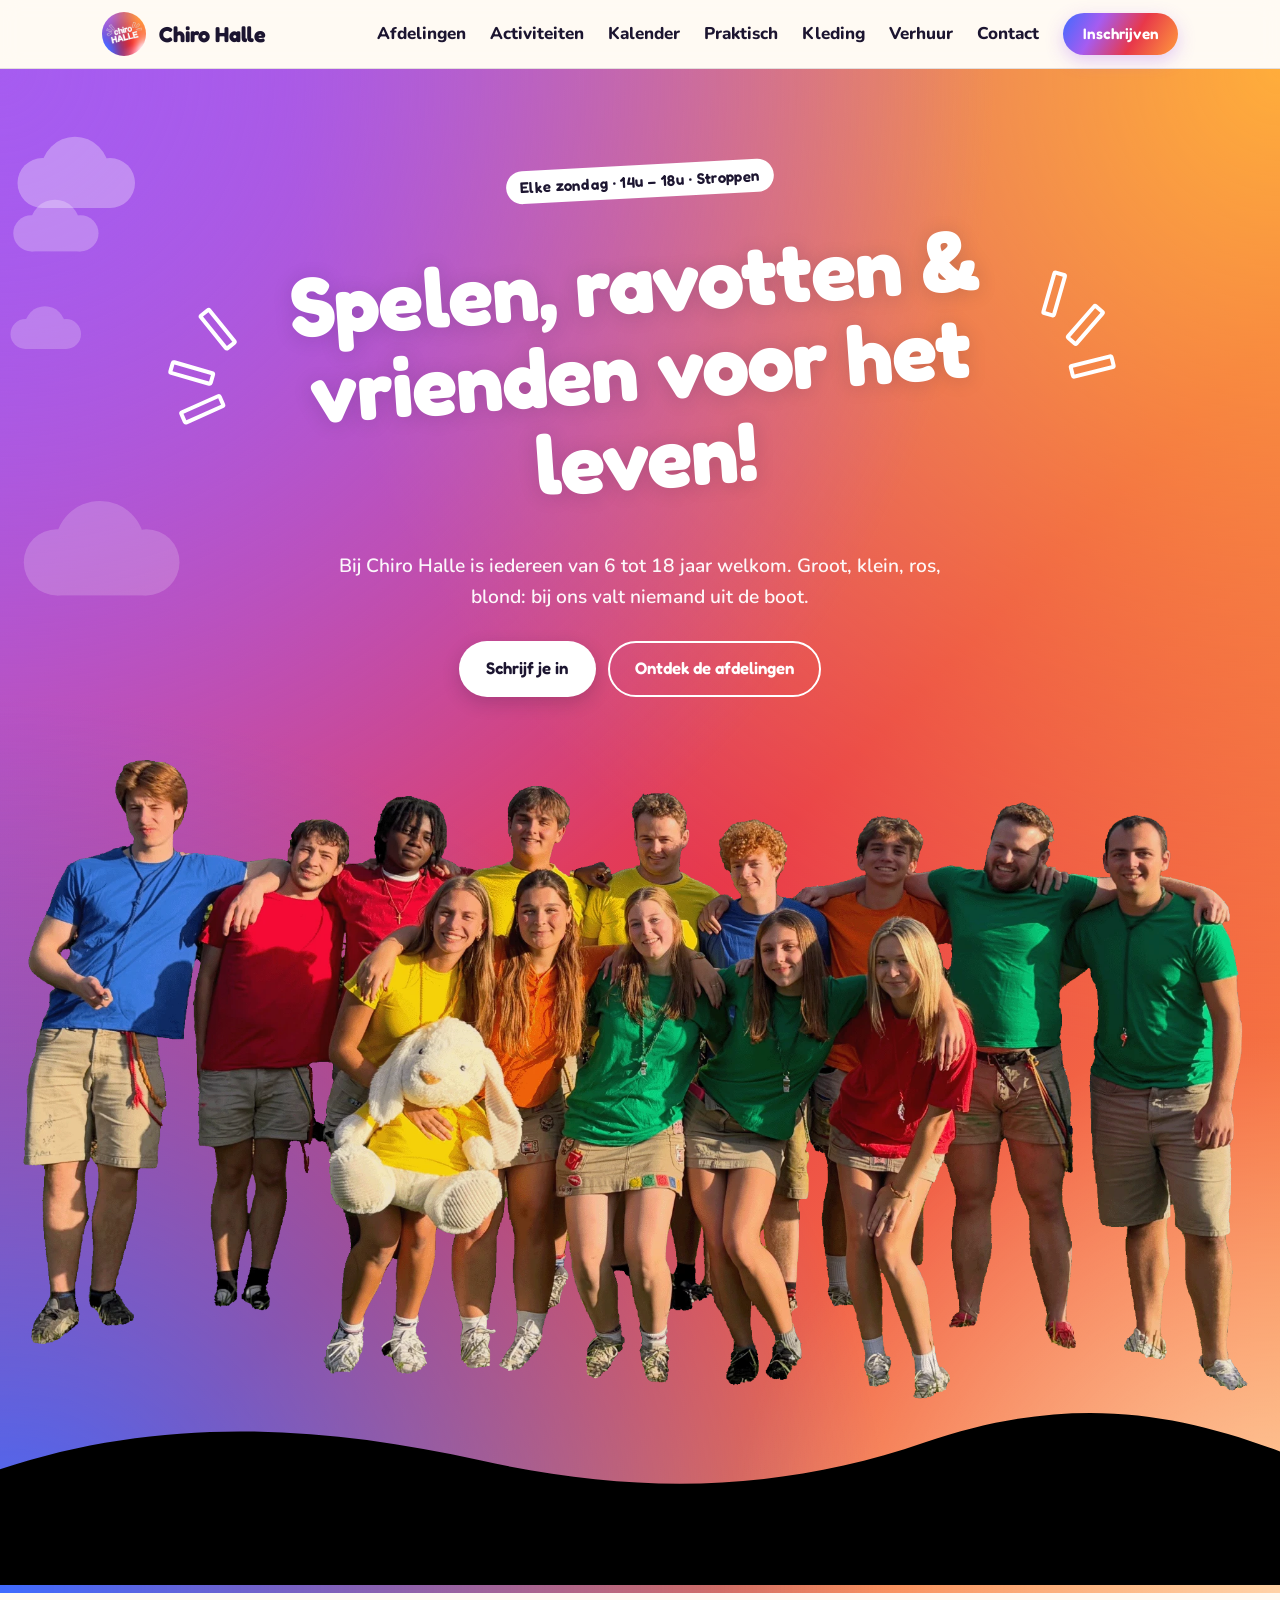
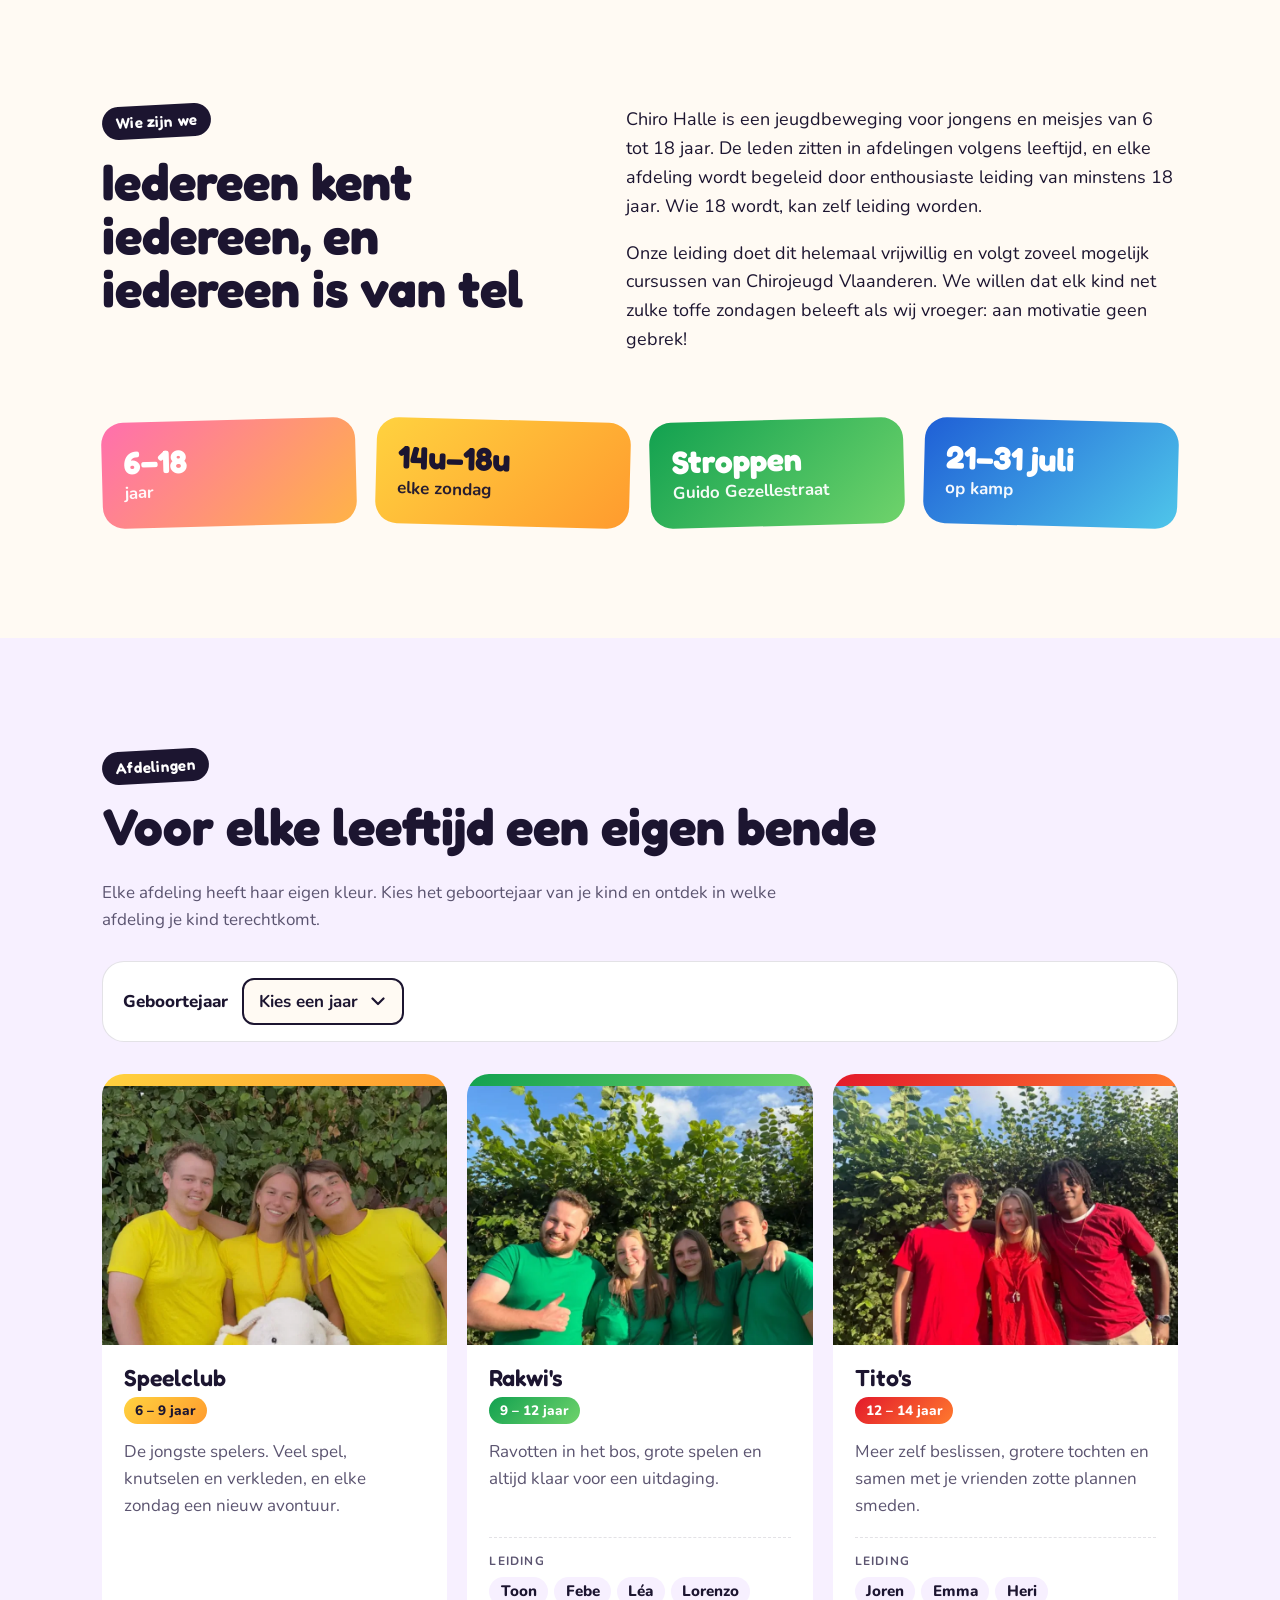
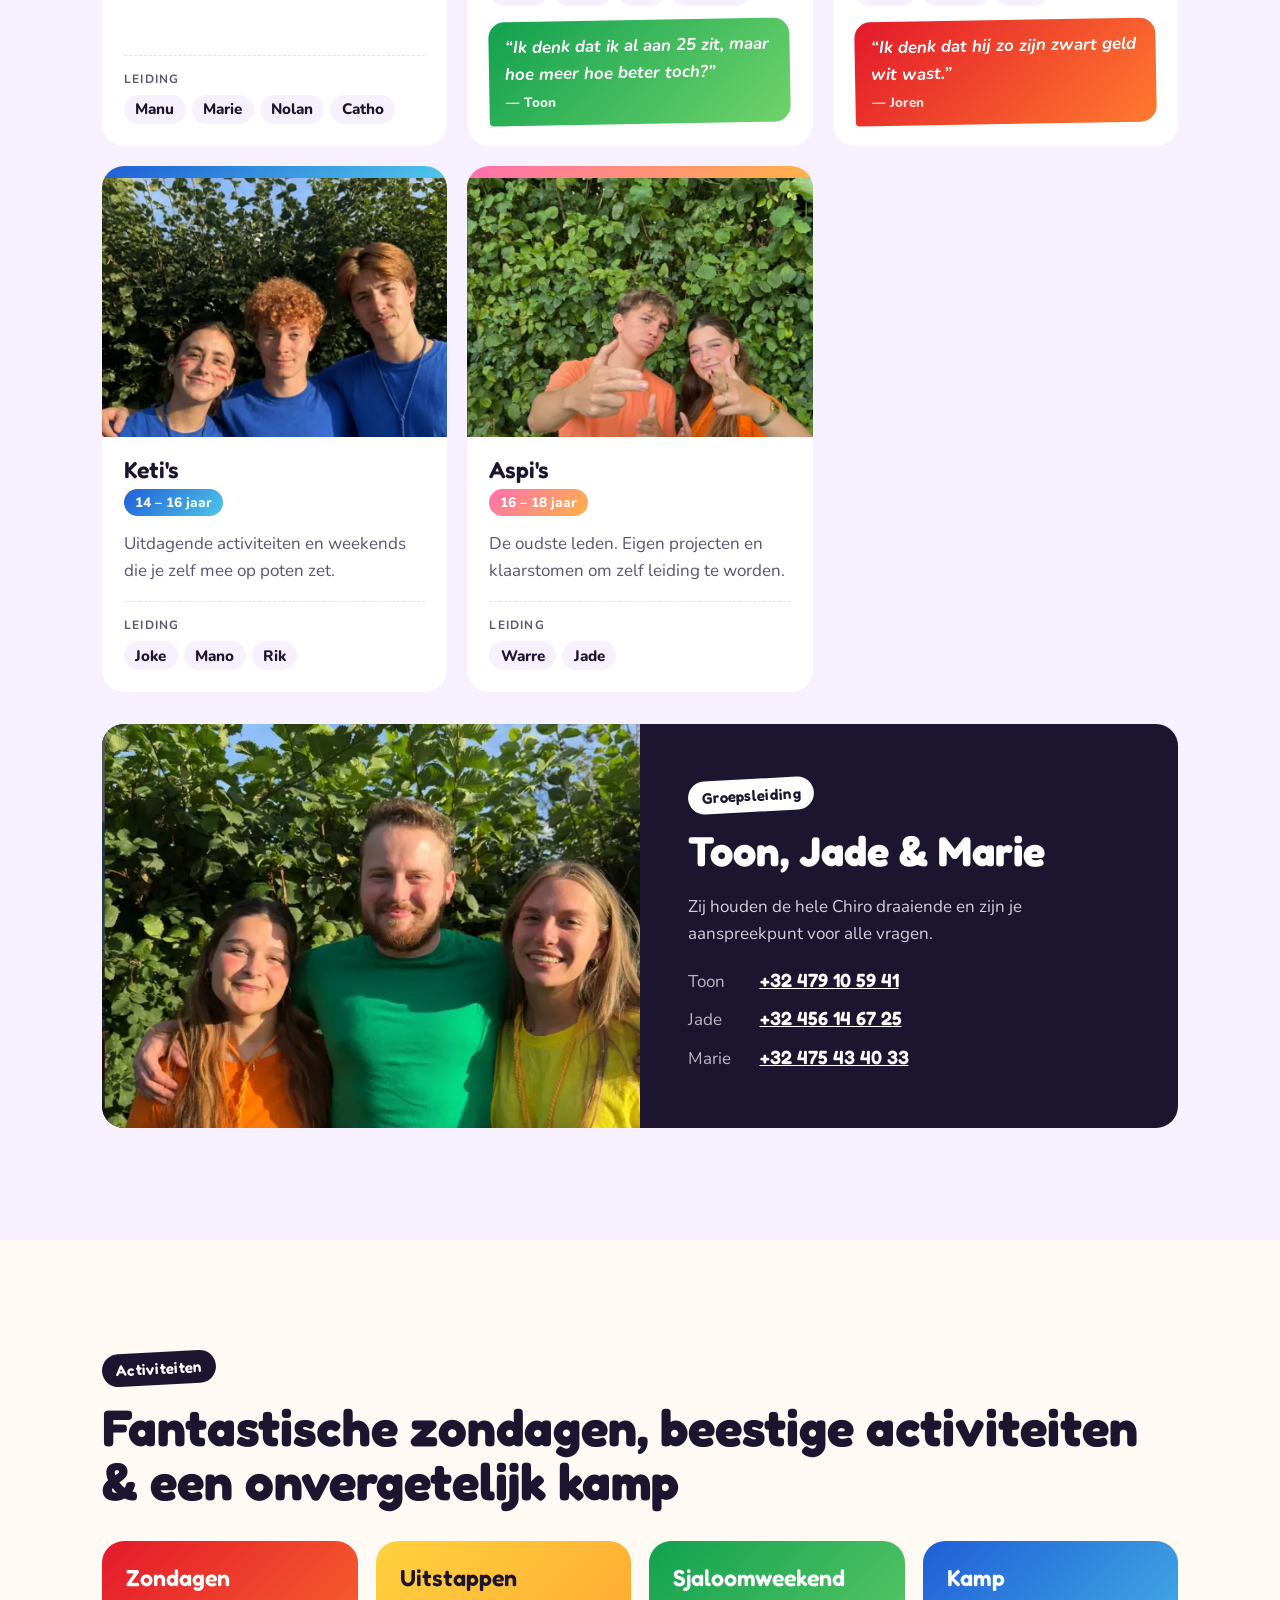
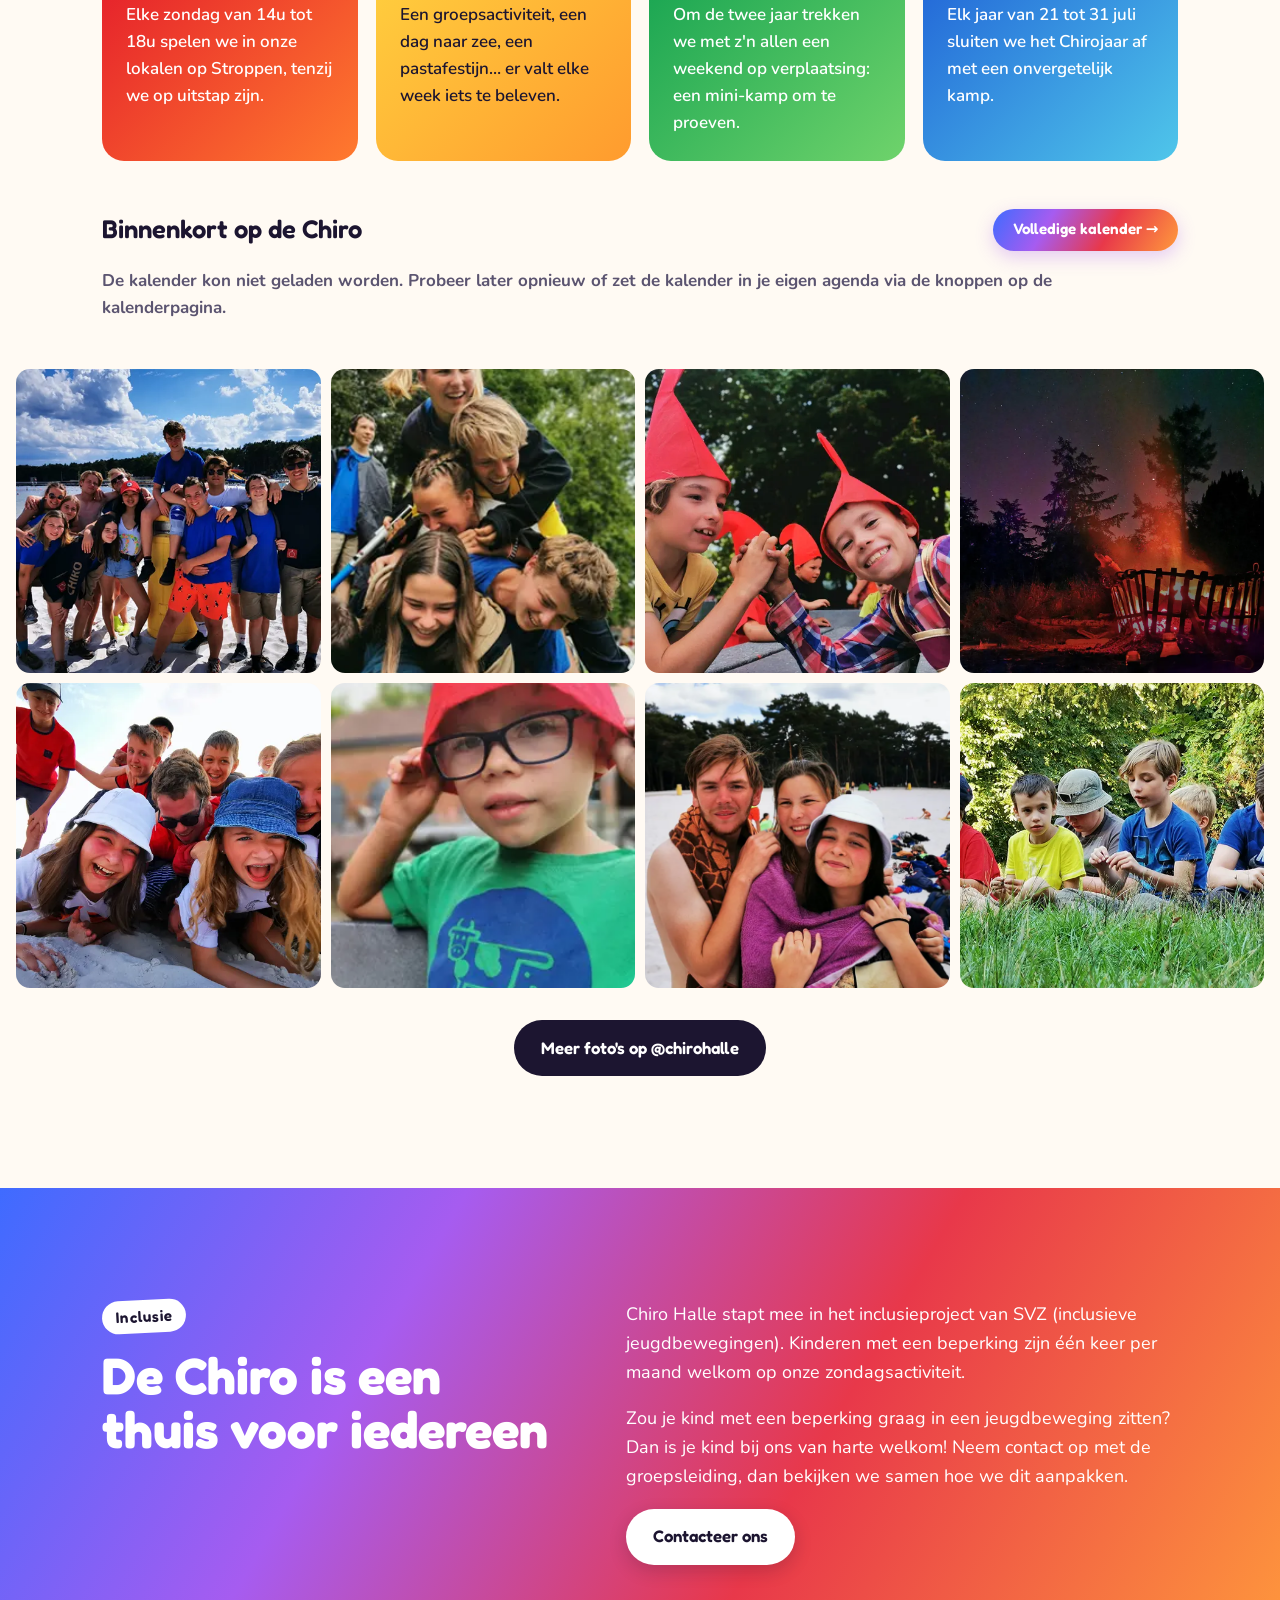
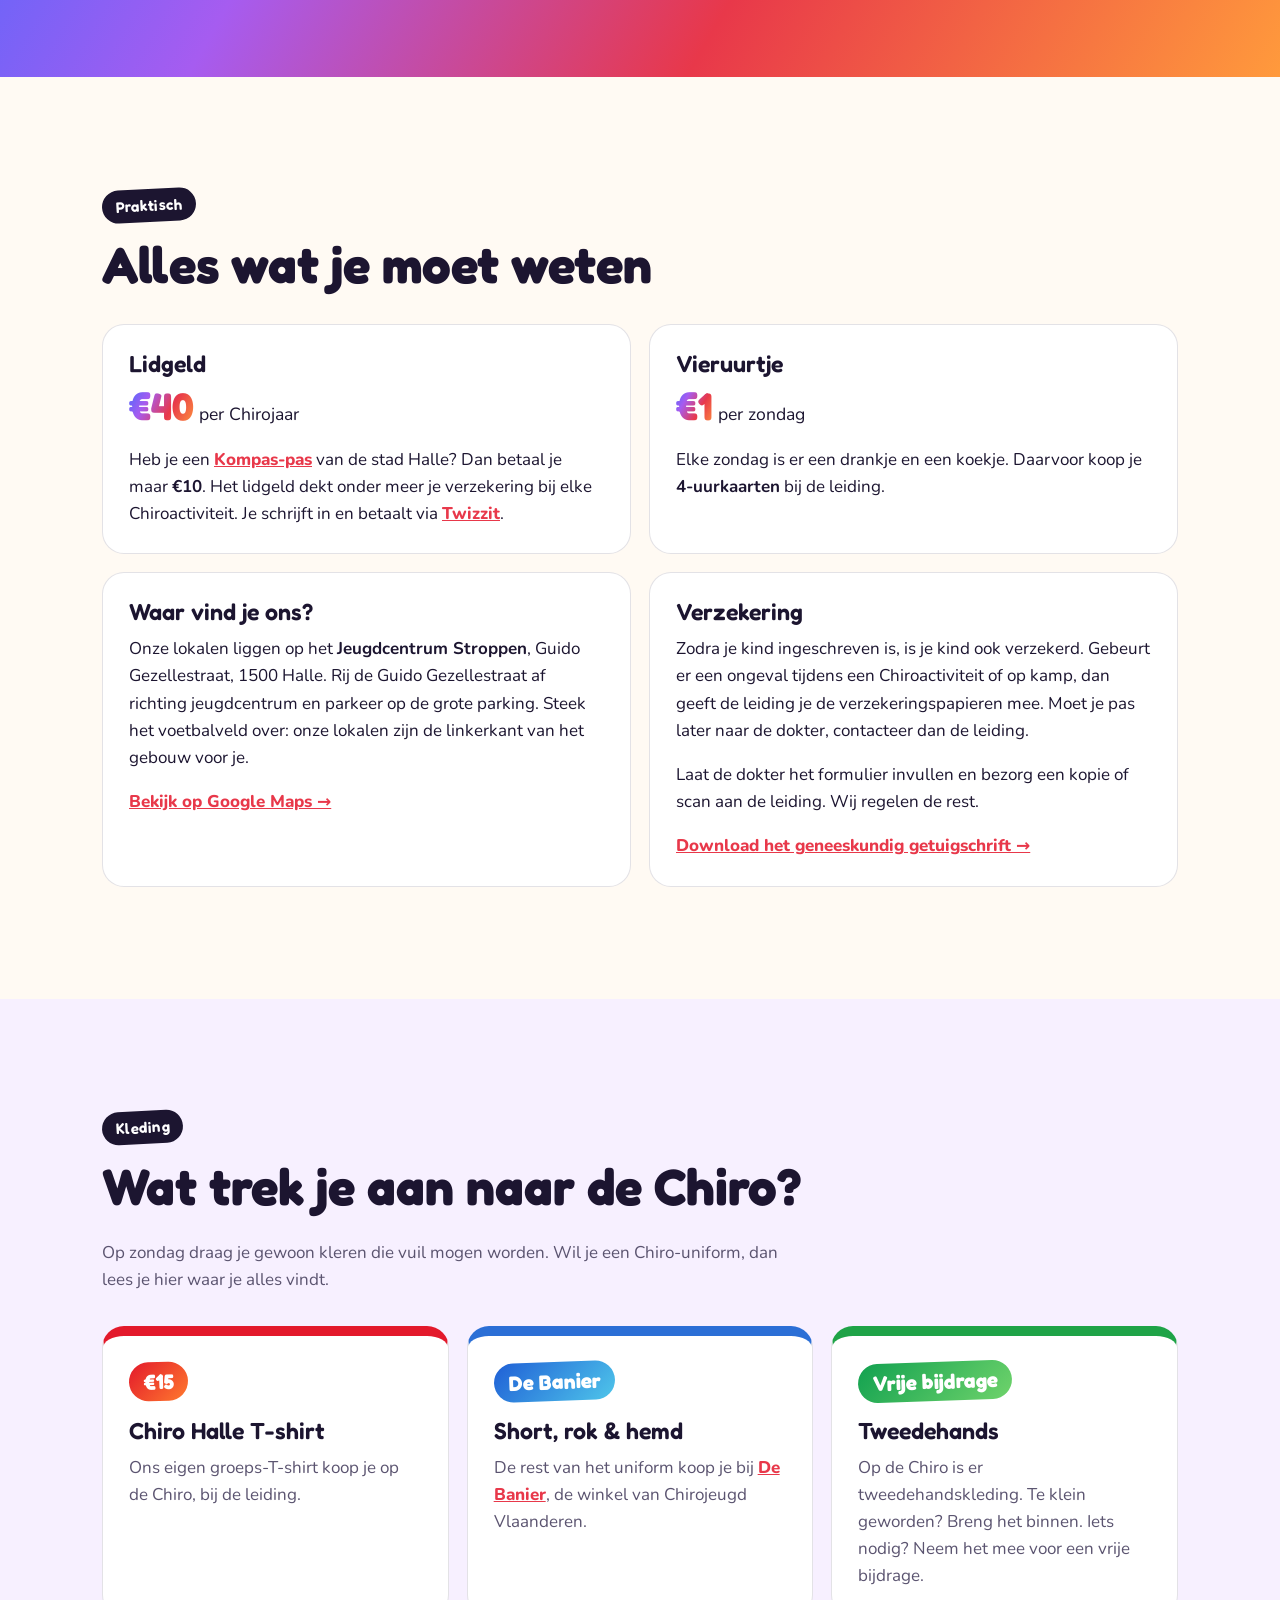
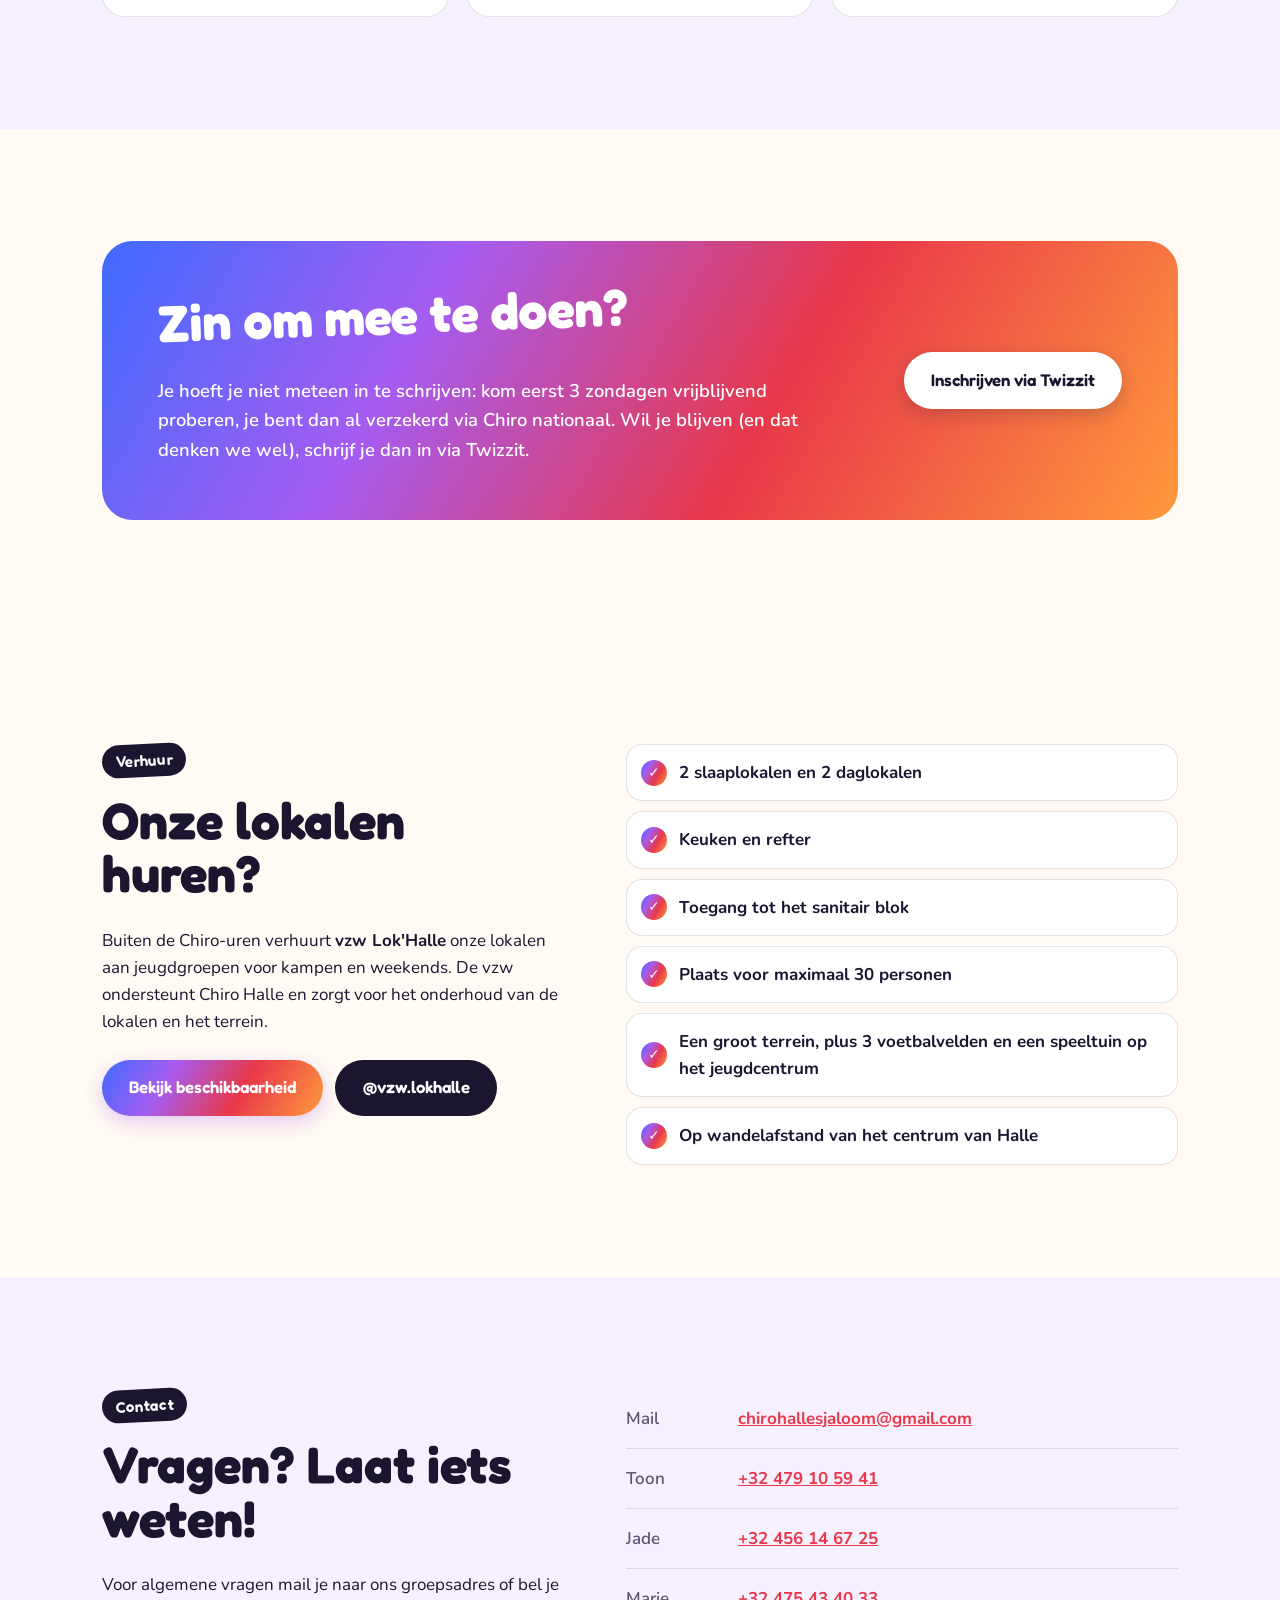
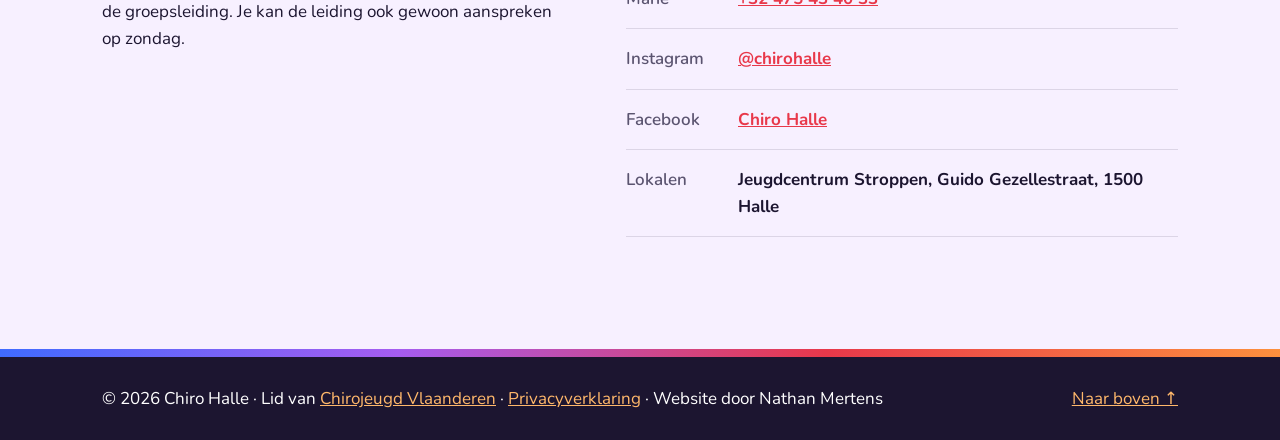
<file: index.html>
<!doctype html>
<html lang="nl">
<head>
  <meta charset="utf-8">
  <meta name="viewport" content="width=device-width, initial-scale=1">
  <title>Chiro Halle</title>
  <meta name="description" content="Chiro Halle: elke zondag van 14 tot 18u spelen in de chirolokalen op Stroppen in Halle. Voor iedereen van 6 tot 18 jaar.">
  <meta property="og:title" content="Chiro Halle">
  <meta property="og:description" content="Elke zondag van 14 tot 18u spelen op Stroppen in Halle. Voor iedereen van 6 tot 18 jaar.">
  <meta property="og:image" content="assets/img/logo.webp">
  <link rel="icon" type="image/png" sizes="32x32" href="assets/img/favicon-32.png">
  <link rel="apple-touch-icon" href="assets/img/favicon.png">
  <link rel="preconnect" href="https://fonts.googleapis.com">
  <link rel="preconnect" href="https://fonts.gstatic.com" crossorigin>
  <link href="https://fonts.googleapis.com/css2?family=Fredoka:wght@500;600;700&family=Nunito:wght@400;600;800&display=swap" rel="stylesheet">
  <link rel="stylesheet" href="assets/css/style.css">
</head>
<body>

<header class="site-header">
  <div class="wrap header-inner">
    <a href="#top" class="logo" aria-label="Chiro Halle, naar boven">
      <img src="assets/img/logo.webp" alt="" width="44" height="44">
      <span>Chiro Halle</span>
    </a>
    <button class="nav-toggle" aria-expanded="false" aria-controls="nav" aria-label="Menu">
      <span></span><span></span><span></span>
    </button>
    <nav id="nav" class="nav">
      <a href="#afdelingen">Afdelingen</a>
      <a href="#activiteiten">Activiteiten</a>
      <a href="kalender.html">Kalender</a>
      <a href="#praktisch">Praktisch</a>
      <a href="#kleding">Kleding</a>
      <a href="#verhuur">Verhuur</a>
      <a href="#contact">Contact</a>
      <a href="https://app.twizzit.com/v2/form/VlhWQUFUMXZKdU9ibWZyT3hXUkVYUT09" class="btn btn-small" target="_blank" rel="noopener">Inschrijven</a>
    </nav>
  </div>
</header>

<main id="top">

  <!-- HERO -->
  <section class="hero">
    <div class="clouds" aria-hidden="true">
      <svg width="0" height="0" style="position:absolute">
        <symbol id="cloud" viewBox="0 0 120 64"><circle cx="34" cy="40" r="20"/><circle cx="60" cy="30" r="27"/><circle cx="88" cy="40" r="20"/><rect x="34" y="40" width="54" height="20"/></symbol>
      </svg>
      <svg class="cloud cloud-1"><use href="#cloud"/></svg>
      <svg class="cloud cloud-2"><use href="#cloud"/></svg>
      <svg class="cloud cloud-3"><use href="#cloud"/></svg>
      <svg class="cloud cloud-4"><use href="#cloud"/></svg>
    </div>
    <div class="wrap hero-inner">
      <div class="hero-text">
        <p class="tag">Elke zondag · 14u – 18u · Stroppen</p>
        <h1>
          <span class="burst burst-l" aria-hidden="true"><i></i><i></i><i></i></span>
          Spelen, ravotten &amp; vrienden voor het leven!
          <span class="burst burst-r" aria-hidden="true"><i></i><i></i><i></i></span>
        </h1>
        <p class="lead">Bij Chiro Halle is iedereen van 6 tot 18 jaar welkom. Groot, klein, ros, blond: bij ons valt niemand uit de boot.</p>
        <div class="hero-cta">
          <a href="https://app.twizzit.com/v2/form/VlhWQUFUMXZKdU9ibWZyT3hXUkVYUT09" class="btn btn-white" target="_blank" rel="noopener">Schrijf je in</a>
          <a href="#afdelingen" class="btn btn-outline">Ontdek de afdelingen</a>
        </div>
      </div>
    </div>
    <div class="hero-photo">
      <img src="assets/img/groepsfoto.webp" width="2000" height="1065"
           alt="De leiding van Chiro Halle in de kleuren van hun afdeling, arm in arm, met een grote knuffelkonijn">
    </div>
    <svg class="hills" viewBox="0 0 1440 200" preserveAspectRatio="none" aria-hidden="true">
      <path class="hill-back" d="M0 70 C 180 10, 360 20, 540 60 S 880 95, 1040 40 S 1320 5, 1440 50 V200 H0 Z"/>
      <path class="hill-mid" d="M0 110 C 200 55, 400 60, 580 95 S 920 130, 1110 80 S 1350 70, 1440 95 V200 H0 Z"/>
      <path class="hill-front" d="M0 150 C 240 110, 520 120, 760 145 S 1180 120, 1440 140 V200 H0 Z"/>
    </svg>
  </section>

  <!-- WIE ZIJN WE -->
  <section id="wie" class="section">
    <div class="wrap grid-2">
      <div>
        <p class="tag tag-dark">Wie zijn we</p>
        <h2>Iedereen kent iedereen, en iedereen is van tel</h2>
      </div>
      <div class="prose">
        <p>Chiro Halle is een jeugdbeweging voor jongens en meisjes van 6 tot 18 jaar. De leden zitten in afdelingen volgens leeftijd, en elke afdeling wordt begeleid door enthousiaste leiding van minstens 18 jaar. Wie 18 wordt, kan zelf leiding worden.</p>
        <p>Onze leiding doet dit helemaal vrijwillig en volgt zoveel mogelijk cursussen van Chirojeugd Vlaanderen. We willen dat elk kind net zulke toffe zondagen beleeft als wij vroeger: aan motivatie geen gebrek!</p>
      </div>
    </div>
    <div class="wrap facts">
      <div class="fact g-aspi"><strong>6–18</strong><span>jaar</span></div>
      <div class="fact g-speelclub"><strong>14u–18u</strong><span>elke zondag</span></div>
      <div class="fact g-rakwi"><strong>Stroppen</strong><span>Guido Gezellestraat</span></div>
      <div class="fact g-keti"><strong>21–31 juli</strong><span>op kamp</span></div>
    </div>
  </section>

  <!-- AFDELINGEN -->
  <section id="afdelingen" class="section section-tint">
    <div class="wrap">
      <p class="tag tag-dark">Afdelingen</p>
      <h2>Voor elke leeftijd een eigen bende</h2>
      <p class="section-lead">Elke afdeling heeft haar eigen kleur. Kies het geboortejaar van je kind en ontdek in welke afdeling je kind terechtkomt.</p>

      <div class="age-finder">
        <label for="geboortejaar">Geboortejaar</label>
        <select id="geboortejaar"></select>
        <p id="age-result" class="age-result" aria-live="polite"></p>
      </div>

      <div class="cards" id="afdeling-cards">
        <article class="card g-speelclub" data-min="6" data-max="8">
          <img src="assets/img/leiding-speelclub.webp" alt="De leiding van de Speelclub in gele T-shirts, met een knuffelkonijn" loading="lazy">
          <div class="card-body">
            <h3>Speelclub</h3>
            <p class="age">6 – 9 jaar</p>
            <p>De jongste spelers. Veel spel, knutselen en verkleden, en elke zondag een nieuw avontuur.</p>
            <div class="leiding">
              <span class="label">Leiding</span>
              <ul class="leiders"><li>Manu</li><li>Marie</li><li>Nolan</li><li>Catho</li></ul>
            </div>
          </div>
        </article>
        <article class="card g-rakwi" data-min="9" data-max="11">
          <img src="assets/img/leiding-rakwi.webp" alt="De leiding van de Rakwi's in groene T-shirts" loading="lazy">
          <div class="card-body">
            <h3>Rakwi's</h3>
            <p class="age">9 – 12 jaar</p>
            <p>Ravotten in het bos, grote spelen en altijd klaar voor een uitdaging.</p>
            <div class="leiding">
              <span class="label">Leiding</span>
              <ul class="leiders"><li>Toon</li><li>Febe</li><li>Léa</li><li>Lorenzo</li></ul>
              <blockquote class="quote"><p>Ik denk dat ik al aan 25 zit, maar hoe meer hoe beter toch?</p><cite>Toon</cite></blockquote>
            </div>
          </div>
        </article>
        <article class="card g-tito" data-min="12" data-max="13">
          <img src="assets/img/leiding-tito.webp" alt="De leiding van de Tito's in rode T-shirts" loading="lazy">
          <div class="card-body">
            <h3>Tito's</h3>
            <p class="age">12 – 14 jaar</p>
            <p>Meer zelf beslissen, grotere tochten en samen met je vrienden zotte plannen smeden.</p>
            <div class="leiding">
              <span class="label">Leiding</span>
              <ul class="leiders"><li>Joren</li><li>Emma</li><li>Heri</li></ul>
              <blockquote class="quote"><p>Ik denk dat hij zo zijn zwart geld wit wast.</p><cite>Joren</cite></blockquote>
            </div>
          </div>
        </article>
        <article class="card g-keti" data-min="14" data-max="15">
          <img src="assets/img/leiding-keti.webp" alt="De leiding van de Keti's in blauwe T-shirts" loading="lazy">
          <div class="card-body">
            <h3>Keti's</h3>
            <p class="age">14 – 16 jaar</p>
            <p>Uitdagende activiteiten en weekends die je zelf mee op poten zet.</p>
            <div class="leiding">
              <span class="label">Leiding</span>
              <ul class="leiders"><li>Joke</li><li>Mano</li><li>Rik</li></ul>
            </div>
          </div>
        </article>
        <article class="card g-aspi" data-min="16" data-max="17">
          <img src="assets/img/leiding-aspi.webp" alt="De leiding van de Aspi's in oranje T-shirts" loading="lazy">
          <div class="card-body">
            <h3>Aspi's</h3>
            <p class="age">16 – 18 jaar</p>
            <p>De oudste leden. Eigen projecten en klaarstomen om zelf leiding te worden.</p>
            <div class="leiding">
              <span class="label">Leiding</span>
              <ul class="leiders"><li>Warre</li><li>Jade</li></ul>
            </div>
          </div>
        </article>
      </div>

      <div class="groepsleiding">
        <img src="assets/img/leiding-groepsleiding.webp" alt="De groepsleiding van Chiro Halle: Jade, Toon en Marie" loading="lazy">
        <div>
          <p class="tag">Groepsleiding</p>
          <h3>Toon, Jade &amp; Marie</h3>
          <p>Zij houden de hele Chiro draaiende en zijn je aanspreekpunt voor alle vragen.</p>
          <ul class="phones">
            <li><span>Toon</span><a href="tel:+32479105941">+32 479 10 59 41</a></li>
            <li><span>Jade</span><a href="tel:+32456146725">+32 456 14 67 25</a></li>
            <li><span>Marie</span><a href="tel:+32475434033">+32 475 43 40 33</a></li>
          </ul>
        </div>
      </div>
    </div>
  </section>

  <!-- ACTIVITEITEN -->
  <section id="activiteiten" class="section">
    <div class="wrap">
      <p class="tag tag-dark">Activiteiten</p>
      <h2>Fantastische zondagen, beestige activiteiten &amp; een onvergetelijk kamp</h2>
      <div class="highlights">
        <div class="highlight g-tito">
          <h3>Zondagen</h3>
          <p>Elke zondag van 14u tot 18u spelen we in onze lokalen op Stroppen, tenzij we op uitstap zijn.</p>
        </div>
        <div class="highlight g-speelclub">
          <h3>Uitstappen</h3>
          <p>Een groepsactiviteit, een dag naar zee, een pastafestijn… er valt elke week iets te beleven.</p>
        </div>
        <div class="highlight g-rakwi">
          <h3>Sjaloomweekend</h3>
          <p>Om de twee jaar trekken we met z'n allen een weekend op verplaatsing: een mini-kamp om te proeven.</p>
        </div>
        <div class="highlight g-keti">
          <h3>Kamp</h3>
          <p>Elk jaar van 21 tot 31 juli sluiten we het Chirojaar af met een onvergetelijk kamp.</p>
        </div>
      </div>
    </div>

    <div class="wrap binnenkort">
      <div class="binnenkort-head">
        <h3>Binnenkort op de Chiro</h3>
        <a href="kalender.html" class="btn btn-small">Volledige kalender →</a>
      </div>
      <div data-kalender data-src="kalender.php" data-limit="3">
        <p class="kalender-empty">Kalender laden…</p>
      </div>
    </div>

    <div class="gallery" aria-label="Foto's van Chiro Halle">
      <img src="assets/img/strand-groep.webp" alt="Een groep leden op het strand" loading="lazy">
      <img src="assets/img/stapel.webp" alt="Leden liggen lachend op elkaar in het gras" loading="lazy">
      <img src="assets/img/kabouters.webp" alt="Twee jongens met rode kabouterpuntmutsen" loading="lazy">
      <img src="assets/img/kampvuur.webp" alt="Een groot kampvuur 's avonds" loading="lazy">
      <img src="assets/img/lachen.webp" alt="Lachende kinderen met hoedjes" loading="lazy">
      <img src="assets/img/rode-muts.webp" alt="Een jongen met een rode puntmuts en een groen T-shirt" loading="lazy">
      <img src="assets/img/strand-trio.webp" alt="Drie leden op het strand" loading="lazy">
      <img src="assets/img/kring.webp" alt="Kinderen zitten samen in het gras" loading="lazy">
    </div>
    <div class="wrap center">
      <a href="https://www.instagram.com/chirohalle/" class="btn btn-dark" target="_blank" rel="noopener">Meer foto's op @chirohalle</a>
    </div>
  </section>

  <!-- INCLUSIE -->
  <section id="inclusie" class="section section-brand">
    <div class="wrap grid-2">
      <div>
        <p class="tag">Inclusie</p>
        <h2>De Chiro is een thuis voor iedereen</h2>
      </div>
      <div class="prose">
        <p>Chiro Halle stapt mee in het inclusieproject van SVZ (inclusieve jeugdbewegingen). Kinderen met een beperking zijn één keer per maand welkom op onze zondagsactiviteit.</p>
        <p>Zou je kind met een beperking graag in een jeugdbeweging zitten? Dan is je kind bij ons van harte welkom! Neem contact op met de groepsleiding, dan bekijken we samen hoe we dit aanpakken.</p>
        <a href="#contact" class="btn btn-white">Contacteer ons</a>
      </div>
    </div>
  </section>

  <!-- PRAKTISCH -->
  <section id="praktisch" class="section">
    <div class="wrap">
      <p class="tag tag-dark">Praktisch</p>
      <h2>Alles wat je moet weten</h2>
      <div class="info-grid">
        <div class="info">
          <h3>Lidgeld</h3>
          <p class="price"><strong>€40</strong> per Chirojaar</p>
          <p>Heb je een <a href="https://www.halle.be/kompas" target="_blank" rel="noopener">Kompas-pas</a> van de stad Halle? Dan betaal je maar <strong>€10</strong>. Het lidgeld dekt onder meer je verzekering bij elke Chiroactiviteit. Je schrijft in en betaalt via <a href="https://app.twizzit.com/v2/form/VlhWQUFUMXZKdU9ibWZyT3hXUkVYUT09" target="_blank" rel="noopener">Twizzit</a>.</p>
        </div>
        <div class="info">
          <h3>Vieruurtje</h3>
          <p class="price"><strong>€1</strong> per zondag</p>
          <p>Elke zondag is er een drankje en een koekje. Daarvoor koop je <strong>4-uurkaarten</strong> bij de leiding.</p>
        </div>
        <div class="info">
          <h3>Waar vind je ons?</h3>
          <p>Onze lokalen liggen op het <strong>Jeugdcentrum Stroppen</strong>, Guido Gezellestraat, 1500 Halle. Rij de Guido Gezellestraat af richting jeugdcentrum en parkeer op de grote parking. Steek het voetbalveld over: onze lokalen zijn de linkerkant van het gebouw voor je.</p>
          <p><a href="https://www.google.com/maps/search/?api=1&query=Jeugdcentrum+Stroppen+Guido+Gezellestraat+1500+Halle" target="_blank" rel="noopener">Bekijk op Google Maps →</a></p>
        </div>
        <div class="info">
          <h3>Verzekering</h3>
          <p>Zodra je kind ingeschreven is, is je kind ook verzekerd. Gebeurt er een ongeval tijdens een Chiroactiviteit of op kamp, dan geeft de leiding je de verzekeringspapieren mee. Moet je pas later naar de dokter, contacteer dan de leiding.</p>
          <p>Laat de dokter het formulier invullen en bezorg een kopie of scan aan de leiding. Wij regelen de rest.</p>
          <p><a href="assets/docs/geneeskundig_getuigschrift.pdf" download>Download het geneeskundig getuigschrift →</a></p>
        </div>
      </div>
    </div>
  </section>

  <!-- KLEDING -->
  <section id="kleding" class="section section-tint">
    <div class="wrap">
      <p class="tag tag-dark">Kleding</p>
      <h2>Wat trek je aan naar de Chiro?</h2>
      <p class="section-lead">Op zondag draag je gewoon kleren die vuil mogen worden. Wil je een Chiro-uniform, dan lees je hier waar je alles vindt.</p>
      <div class="kleding-grid">
        <div class="kleding g-tito">
          <p class="kleding-price">€15</p>
          <h3>Chiro Halle T-shirt</h3>
          <p>Ons eigen groeps-T-shirt koop je op de Chiro, bij de leiding.</p>
        </div>
        <div class="kleding g-keti">
          <p class="kleding-price">De Banier</p>
          <h3>Short, rok &amp; hemd</h3>
          <p>De rest van het uniform koop je bij <a href="https://www.banier.be/" target="_blank" rel="noopener">De Banier</a>, de winkel van Chirojeugd Vlaanderen.</p>
        </div>
        <div class="kleding g-rakwi">
          <p class="kleding-price">Vrije bijdrage</p>
          <h3>Tweedehands</h3>
          <p>Op de Chiro is er tweedehandskleding. Te klein geworden? Breng het binnen. Iets nodig? Neem het mee voor een vrije bijdrage.</p>
        </div>
      </div>
    </div>
  </section>

  <!-- INSCHRIJVEN -->
  <section id="inschrijven" class="section">
    <div class="wrap cta-box">
      <div>
        <h2>Zin om mee te doen?</h2>
        <p>Je hoeft je niet meteen in te schrijven: kom eerst 3 zondagen vrijblijvend proberen, je bent dan al verzekerd via Chiro nationaal. Wil je blijven (en dat denken we wel), schrijf je dan in via Twizzit.</p>
      </div>
      <a href="https://app.twizzit.com/v2/form/VlhWQUFUMXZKdU9ibWZyT3hXUkVYUT09" class="btn btn-white" target="_blank" rel="noopener">Inschrijven via Twizzit</a>
    </div>
  </section>

  <!-- VERHUUR -->
  <section id="verhuur" class="section">
    <div class="wrap grid-2">
      <div>
        <p class="tag tag-dark">Verhuur</p>
        <h2>Onze lokalen huren?</h2>
        <p>Buiten de Chiro-uren verhuurt <strong>vzw Lok'Halle</strong> onze lokalen aan jeugdgroepen voor kampen en weekends. De vzw ondersteunt Chiro Halle en zorgt voor het onderhoud van de lokalen en het terrein.</p>
        <div class="verhuur-cta">
          <a href="https://www.mychiro.be/verhuur/verhuur.php" class="btn" target="_blank" rel="noopener">Bekijk beschikbaarheid</a>
          <a href="https://www.instagram.com/vzw.lokhalle/" class="btn btn-dark" target="_blank" rel="noopener">@vzw.lokhalle</a>
        </div>
      </div>
      <ul class="checklist">
        <li>2 slaaplokalen en 2 daglokalen</li>
        <li>Keuken en refter</li>
        <li>Toegang tot het sanitair blok</li>
        <li>Plaats voor maximaal 30 personen</li>
        <li>Een groot terrein, plus 3 voetbalvelden en een speeltuin op het jeugdcentrum</li>
        <li>Op wandelafstand van het centrum van Halle</li>
      </ul>
    </div>
  </section>

  <!-- CONTACT -->
  <section id="contact" class="section section-tint">
    <div class="wrap grid-2">
      <div>
        <p class="tag tag-dark">Contact</p>
        <h2>Vragen? Laat iets weten!</h2>
        <p>Voor algemene vragen mail je naar ons groepsadres of bel je de groepsleiding. Je kan de leiding ook gewoon aanspreken op zondag.</p>
      </div>
      <ul class="contact-list">
        <li><span>Mail</span><a href="mailto:chirohallesjaloom@gmail.com">chirohallesjaloom@gmail.com</a></li>
        <li><span>Toon</span><a href="tel:+32479105941">+32 479 10 59 41</a></li>
        <li><span>Jade</span><a href="tel:+32456146725">+32 456 14 67 25</a></li>
        <li><span>Marie</span><a href="tel:+32475434033">+32 475 43 40 33</a></li>
        <li><span>Instagram</span><a href="https://www.instagram.com/chirohalle/" target="_blank" rel="noopener">@chirohalle</a></li>
        <li><span>Facebook</span><a href="https://www.facebook.com/ChiroHalle/" target="_blank" rel="noopener">Chiro Halle</a></li>
        <li><span>Lokalen</span>Jeugdcentrum Stroppen, Guido Gezellestraat, 1500 Halle</li>
      </ul>
    </div>
  </section>

</main>

<footer class="site-footer">
  <div class="wrap footer-inner">
    <p>© <span id="year"></span> Chiro Halle · Lid van <a href="https://chiro.be" target="_blank" rel="noopener">Chirojeugd Vlaanderen</a> · <a href="privacy.html">Privacyverklaring</a> · Website door Nathan Mertens</p>
    <a href="#top">Naar boven ↑</a>
  </div>
</footer>

<script src="assets/js/main.js"></script>
<script src="assets/js/kalender.js"></script>
</body>
</html>
</file>
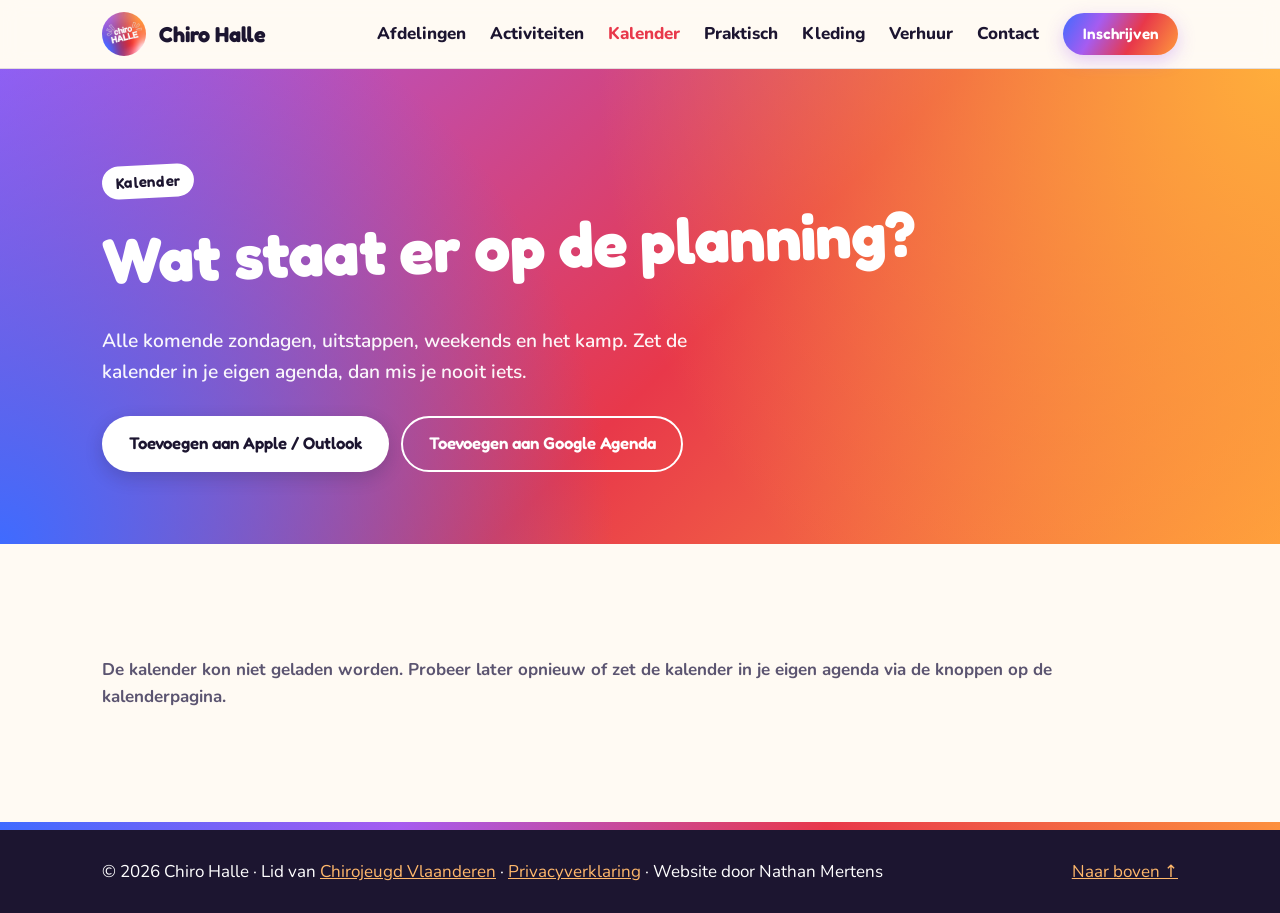
<file: kalender.html>
<!doctype html>
<html lang="nl">
<head>
  <meta charset="utf-8">
  <meta name="viewport" content="width=device-width, initial-scale=1">
  <title>Kalender · Chiro Halle</title>
  <meta name="description" content="Alle komende activiteiten van Chiro Halle: zondagen, uitstappen, weekends en kamp.">
  <meta property="og:title" content="Kalender · Chiro Halle">
  <meta property="og:image" content="assets/img/logo.webp">
  <link rel="icon" type="image/png" sizes="32x32" href="assets/img/favicon-32.png">
  <link rel="apple-touch-icon" href="assets/img/favicon.png">
  <link rel="preconnect" href="https://fonts.googleapis.com">
  <link rel="preconnect" href="https://fonts.gstatic.com" crossorigin>
  <link href="https://fonts.googleapis.com/css2?family=Fredoka:wght@500;600;700&family=Nunito:wght@400;600;800&display=swap" rel="stylesheet">
  <link rel="stylesheet" href="assets/css/style.css">
</head>
<body>

<header class="site-header">
  <div class="wrap header-inner">
    <a href="./" class="logo" aria-label="Chiro Halle, naar de startpagina">
      <img src="assets/img/logo.webp" alt="" width="44" height="44">
      <span>Chiro Halle</span>
    </a>
    <button class="nav-toggle" aria-expanded="false" aria-controls="nav" aria-label="Menu">
      <span></span><span></span><span></span>
    </button>
    <nav id="nav" class="nav">
      <a href="./#afdelingen">Afdelingen</a>
      <a href="./#activiteiten">Activiteiten</a>
      <a href="kalender.html" aria-current="page">Kalender</a>
      <a href="./#praktisch">Praktisch</a>
      <a href="./#kleding">Kleding</a>
      <a href="./#verhuur">Verhuur</a>
      <a href="./#contact">Contact</a>
      <a href="https://app.twizzit.com/v2/form/VlhWQUFUMXZKdU9ibWZyT3hXUkVYUT09" class="btn btn-small" target="_blank" rel="noopener">Inschrijven</a>
    </nav>
  </div>
</header>

<main id="top">

  <section class="page-hero">
    <div class="wrap">
      <p class="tag">Kalender</p>
      <h1>Wat staat er op de planning?</h1>
      <p class="lead">Alle komende zondagen, uitstappen, weekends en het kamp. Zet de kalender in je eigen agenda, dan mis je nooit iets.</p>
      <div class="hero-cta">
        <a class="btn btn-white" href="webcal://static.twizzit.com/v2/activity/export/ical?c=QTVKOGtkejEwT0d1OWp2cUNlUmsrUT09&amp;o=TmxRUnFMU0JIdVRycU1CNklpY3dYZz09&amp;f=eyJjIjoxMjM3NjY0MSwiZyI6bnVsbCwiciI6W10sImdjIjpbXSwiYXQiOlsiMSIsIjIiLCIzIiwiNCIsIjUiXSwiYXN0IjpbXX0=">Toevoegen aan Apple / Outlook</a>
        <a class="btn btn-outline" href="https://calendar.google.com/calendar/render?cid=webcal%3A%2F%2Fstatic.twizzit.com%2Fv2%2Factivity%2Fexport%2Fical%3Fc%3DQTVKOGtkejEwT0d1OWp2cUNlUmsrUT09%26o%3DTmxRUnFMU0JIdVRycU1CNklpY3dYZz09%26f%3DeyJjIjoxMjM3NjY0MSwiZyI6bnVsbCwiciI6W10sImdjIjpbXSwiYXQiOlsiMSIsIjIiLCIzIiwiNCIsIjUiXSwiYXN0IjpbXX0%3D" target="_blank" rel="noopener">Toevoegen aan Google Agenda</a>
      </div>
    </div>
  </section>

  <section class="section">
    <div class="wrap kalender-full" data-kalender data-src="kalender.php">
      <p class="kalender-empty">Kalender laden…</p>
    </div>
  </section>

</main>

<footer class="site-footer">
  <div class="wrap footer-inner">
    <p>© <span id="year"></span> Chiro Halle · Lid van <a href="https://chiro.be" target="_blank" rel="noopener">Chirojeugd Vlaanderen</a> · <a href="privacy.html">Privacyverklaring</a> · Website door Nathan Mertens</p>
    <a href="#top">Naar boven ↑</a>
  </div>
</footer>

<script src="assets/js/main.js"></script>
<script src="assets/js/kalender.js"></script>
</body>
</html>
</file>
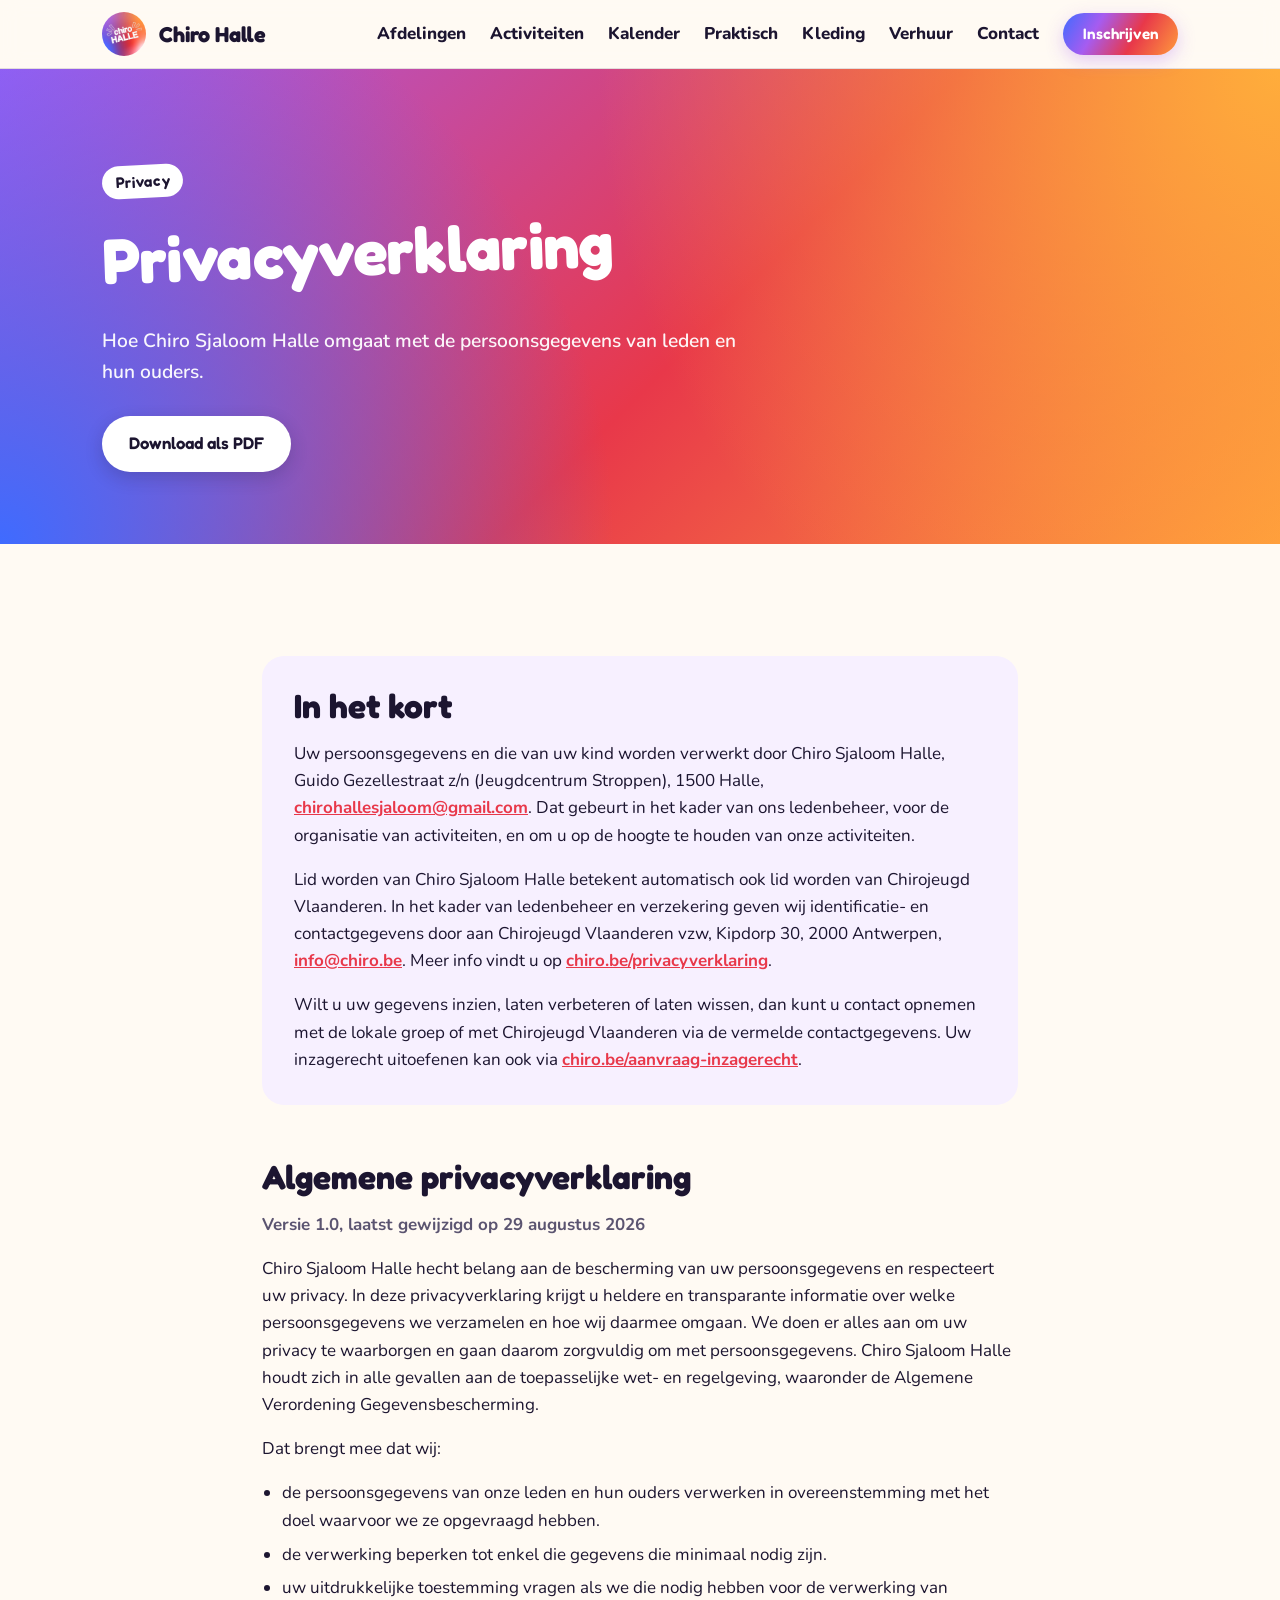
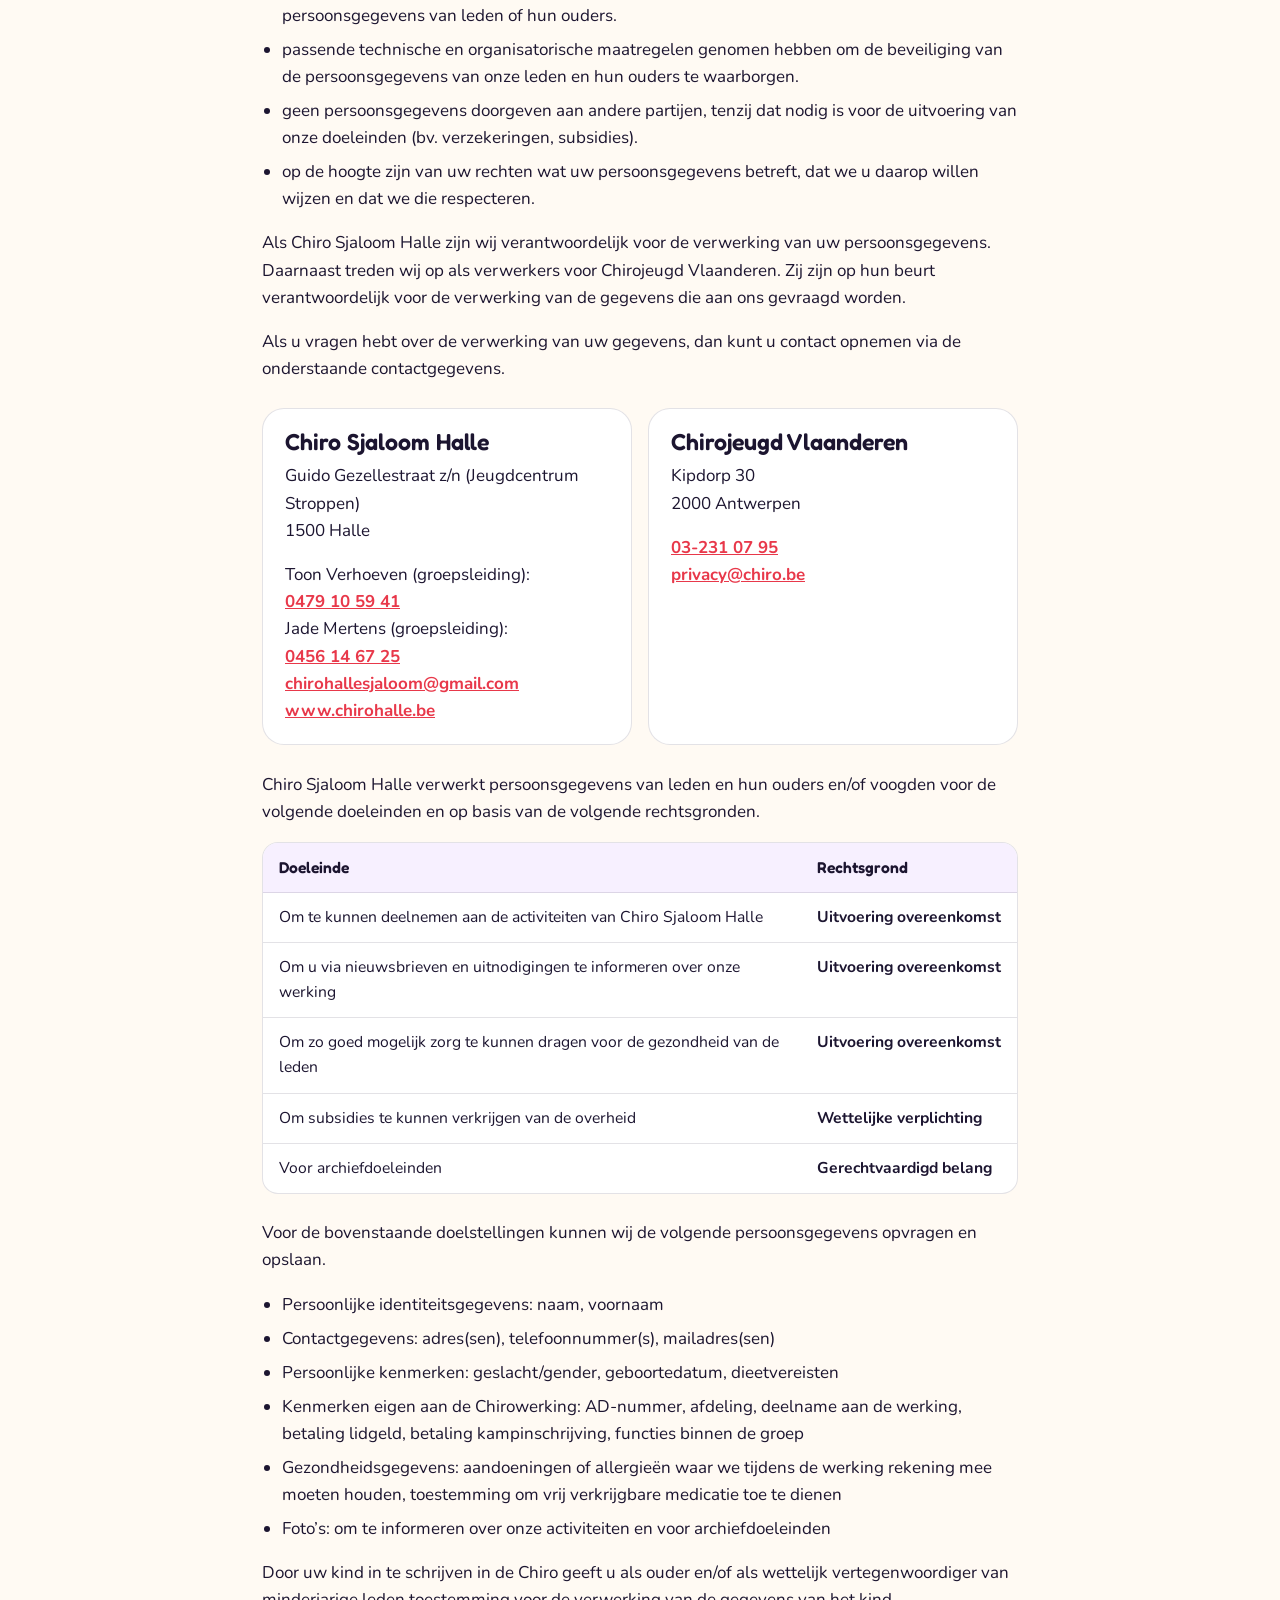
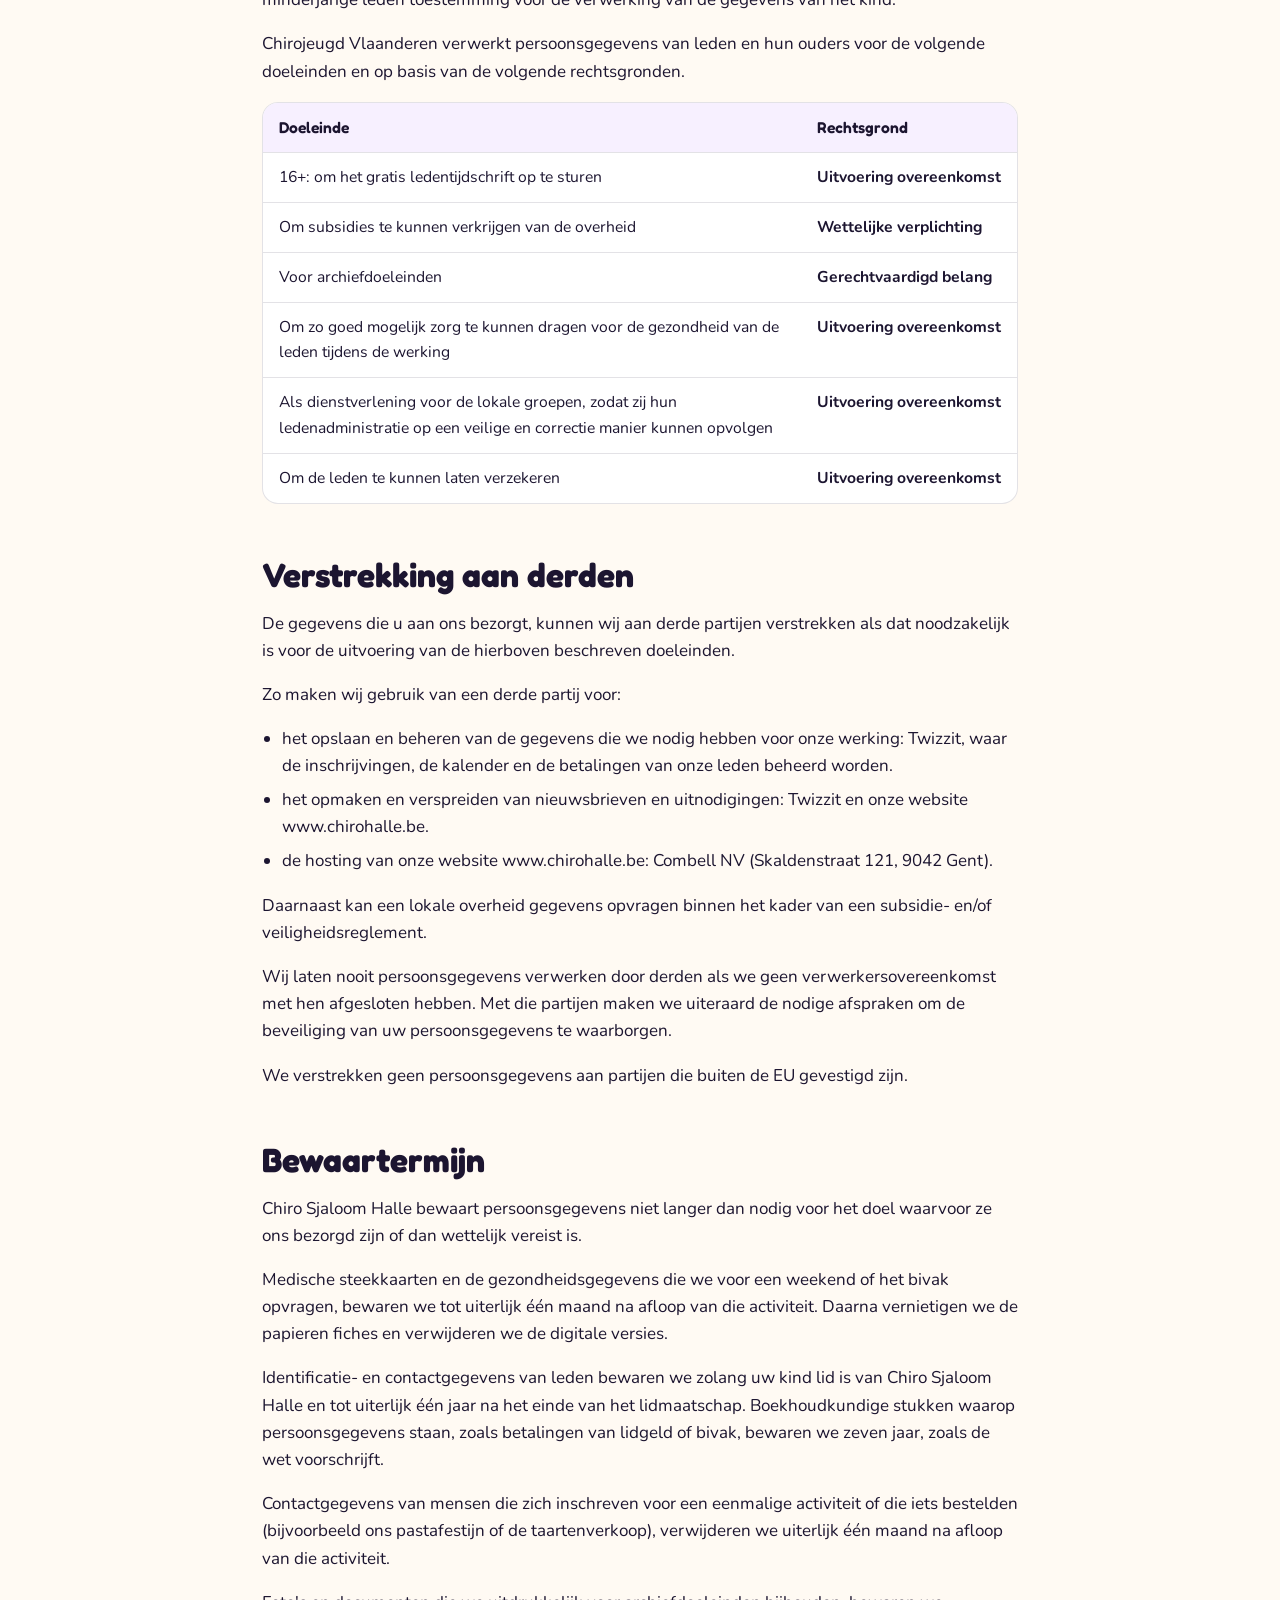
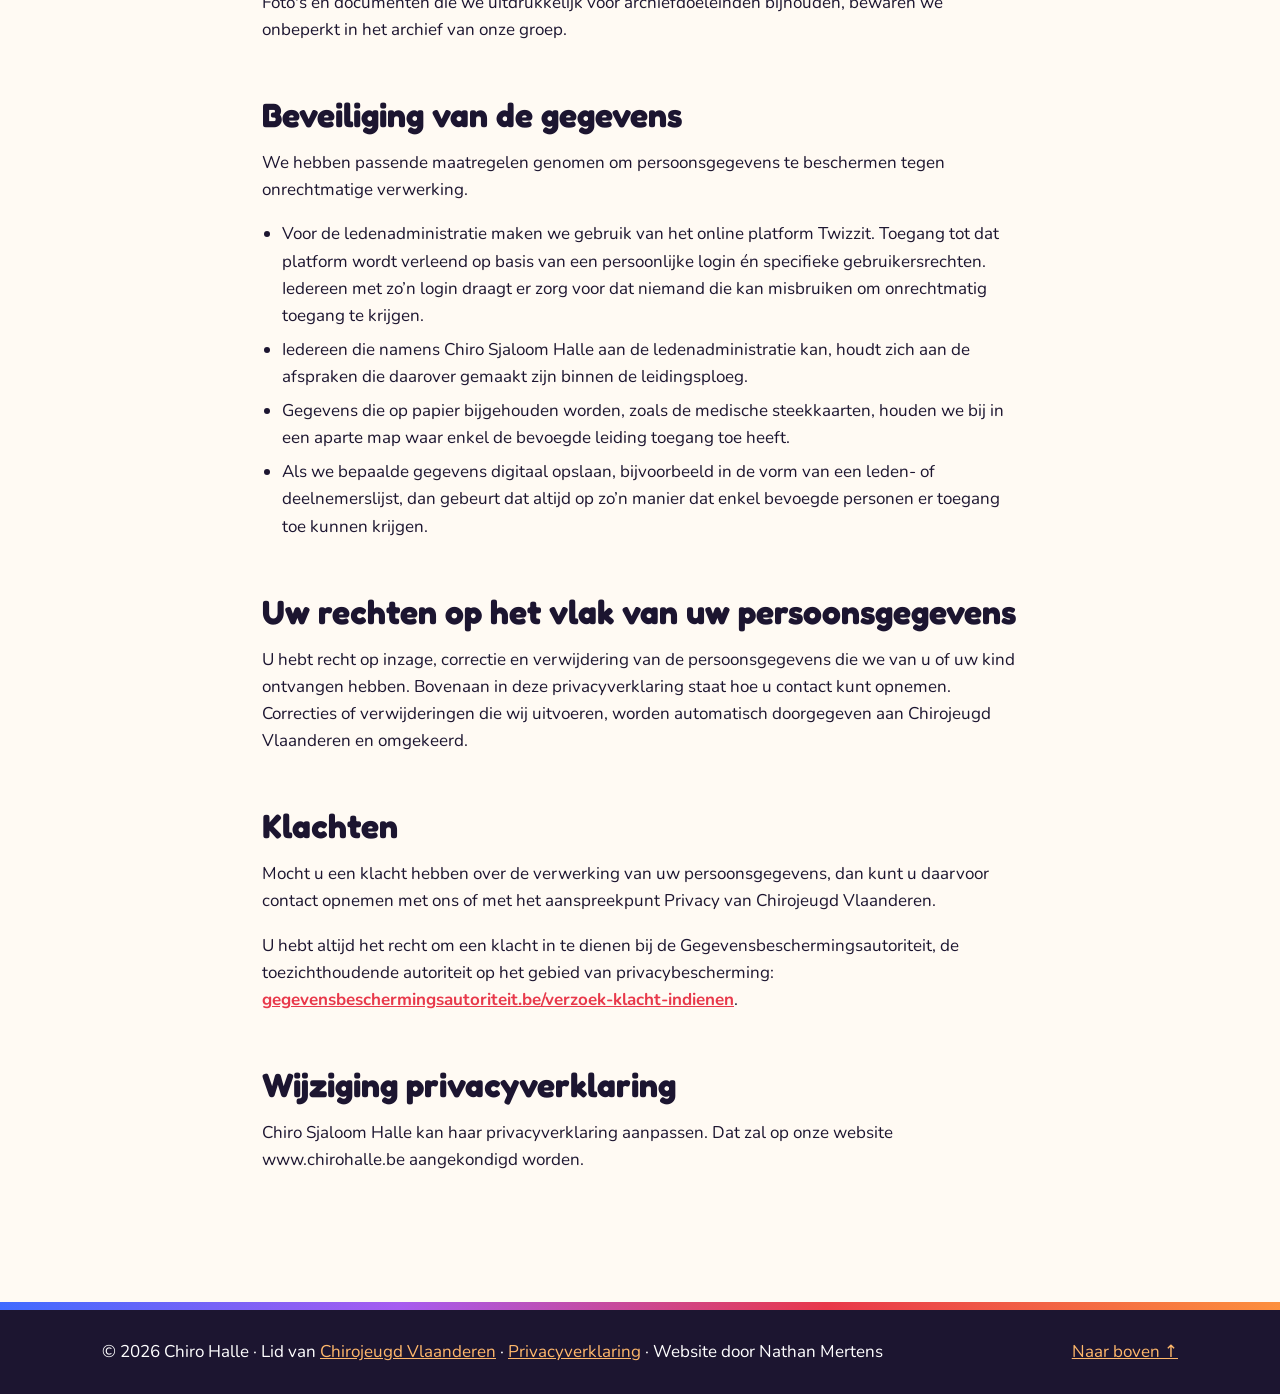
<file: privacy.html>
<!doctype html>
<html lang="nl">
<head>
  <meta charset="utf-8">
  <meta name="viewport" content="width=device-width, initial-scale=1">
  <title>Privacyverklaring · Chiro Halle</title>
  <meta name="description" content="Privacyverklaring van Chiro Sjaloom Halle: welke persoonsgegevens we verwerken, waarom, en wat je rechten zijn.">
  <link rel="icon" type="image/png" sizes="32x32" href="assets/img/favicon-32.png">
  <link rel="apple-touch-icon" href="assets/img/favicon.png">
  <link rel="preconnect" href="https://fonts.googleapis.com">
  <link rel="preconnect" href="https://fonts.gstatic.com" crossorigin>
  <link href="https://fonts.googleapis.com/css2?family=Fredoka:wght@500;600;700&family=Nunito:wght@400;600;800&display=swap" rel="stylesheet">
  <link rel="stylesheet" href="assets/css/style.css">
</head>
<body>

<header class="site-header">
  <div class="wrap header-inner">
    <a href="./" class="logo" aria-label="Chiro Halle, naar de startpagina">
      <img src="assets/img/logo.webp" alt="" width="44" height="44">
      <span>Chiro Halle</span>
    </a>
    <button class="nav-toggle" aria-expanded="false" aria-controls="nav" aria-label="Menu">
      <span></span><span></span><span></span>
    </button>
    <nav id="nav" class="nav">
      <a href="./#afdelingen">Afdelingen</a>
      <a href="./#activiteiten">Activiteiten</a>
      <a href="kalender.html">Kalender</a>
      <a href="./#praktisch">Praktisch</a>
      <a href="./#kleding">Kleding</a>
      <a href="./#verhuur">Verhuur</a>
      <a href="./#contact">Contact</a>
      <a href="https://app.twizzit.com/v2/form/VlhWQUFUMXZKdU9ibWZyT3hXUkVYUT09" class="btn btn-small" target="_blank" rel="noopener">Inschrijven</a>
    </nav>
  </div>
</header>

<main id="top">

  <section class="page-hero">
    <div class="wrap">
      <p class="tag">Privacy</p>
      <h1>Privacyverklaring</h1>
      <p class="lead">Hoe Chiro Sjaloom Halle omgaat met de persoonsgegevens van leden en hun ouders.</p>
      <div class="hero-cta">
        <a class="btn btn-white" href="assets/docs/privacyverklaring-chiro-sjaloom-halle.pdf" download>Download als PDF</a>
      </div>
    </div>
  </section>

  <section class="section">
    <div class="wrap legal">

      <div class="legal-summary">
        <h2>In het kort</h2>
        <p>Uw persoonsgegevens en die van uw kind worden verwerkt door Chiro Sjaloom Halle, Guido Gezellestraat z/n (Jeugdcentrum Stroppen), 1500 Halle, <a href="mailto:chirohallesjaloom@gmail.com">chirohallesjaloom@gmail.com</a>. Dat gebeurt in het kader van ons ledenbeheer, voor de organisatie van activiteiten, en om u op de hoogte te houden van onze activiteiten.</p>
        <p>Lid worden van Chiro Sjaloom Halle betekent automatisch ook lid worden van Chirojeugd Vlaanderen. In het kader van ledenbeheer en verzekering geven wij identificatie- en contactgegevens door aan Chirojeugd Vlaanderen vzw, Kipdorp 30, 2000 Antwerpen, <a href="mailto:info@chiro.be">info@chiro.be</a>. Meer info vindt u op <a href="https://chiro.be/privacyverklaring" target="_blank" rel="noopener">chiro.be/privacyverklaring</a>.</p>
        <p>Wilt u uw gegevens inzien, laten verbeteren of laten wissen, dan kunt u contact opnemen met de lokale groep of met Chirojeugd Vlaanderen via de vermelde contactgegevens. Uw inzagerecht uitoefenen kan ook via <a href="https://chiro.be/aanvraag-inzagerecht" target="_blank" rel="noopener">chiro.be/aanvraag-inzagerecht</a>.</p>
      </div>

      <h2>Algemene privacyverklaring</h2>
      <p class="legal-meta">Versie 1.0, laatst gewijzigd op 29 augustus 2026</p>
      <p>Chiro Sjaloom Halle hecht belang aan de bescherming van uw persoonsgegevens en respecteert uw privacy. In deze privacyverklaring krijgt u heldere en transparante informatie over welke persoonsgegevens we verzamelen en hoe wij daarmee omgaan. We doen er alles aan om uw privacy te waarborgen en gaan daarom zorgvuldig om met persoonsgegevens. Chiro Sjaloom Halle houdt zich in alle gevallen aan de toepasselijke wet- en regelgeving, waaronder de Algemene Verordening Gegevensbescherming.</p>
      <p>Dat brengt mee dat wij:</p>
      <ul>
        <li>de persoonsgegevens van onze leden en hun ouders verwerken in overeenstemming met het doel waarvoor we ze opgevraagd hebben.</li>
        <li>de verwerking beperken tot enkel die gegevens die minimaal nodig zijn.</li>
        <li>uw uitdrukkelijke toestemming vragen als we die nodig hebben voor de verwerking van persoonsgegevens van leden of hun ouders.</li>
        <li>passende technische en organisatorische maatregelen genomen hebben om de beveiliging van de persoonsgegevens van onze leden en hun ouders te waarborgen.</li>
        <li>geen persoonsgegevens doorgeven aan andere partijen, tenzij dat nodig is voor de uitvoering van onze doeleinden (bv. verzekeringen, subsidies).</li>
        <li>op de hoogte zijn van uw rechten wat uw persoonsgegevens betreft, dat we u daarop willen wijzen en dat we die respecteren.</li>
      </ul>
      <p>Als Chiro Sjaloom Halle zijn wij verantwoordelijk voor de verwerking van uw persoonsgegevens. Daarnaast treden wij op als verwerkers voor Chirojeugd Vlaanderen. Zij zijn op hun beurt verantwoordelijk voor de verwerking van de gegevens die aan ons gevraagd worden.</p>
      <p>Als u vragen hebt over de verwerking van uw gegevens, dan kunt u contact opnemen via de onderstaande contactgegevens.</p>

      <div class="legal-contacts">
        <div>
          <h3>Chiro Sjaloom Halle</h3>
          <p>Guido Gezellestraat z/n (Jeugdcentrum Stroppen)<br>1500 Halle</p>
          <p>Toon Verhoeven (groepsleiding): <a href="tel:+32479105941">0479 10 59 41</a><br>
             Jade Mertens (groepsleiding): <a href="tel:+32456146725">0456 14 67 25</a><br>
             <a href="mailto:chirohallesjaloom@gmail.com">chirohallesjaloom@gmail.com</a><br>
             <a href="https://www.chirohalle.be">www.chirohalle.be</a></p>
        </div>
        <div>
          <h3>Chirojeugd Vlaanderen</h3>
          <p>Kipdorp 30<br>2000 Antwerpen</p>
          <p><a href="tel:+3232310795">03-231 07 95</a><br>
             <a href="mailto:privacy@chiro.be">privacy@chiro.be</a></p>
        </div>
      </div>

      <p>Chiro Sjaloom Halle verwerkt persoonsgegevens van leden en hun ouders en/of voogden voor de volgende doeleinden en op basis van de volgende rechtsgronden.</p>
      <div class="table-wrap">
        <table>
          <thead><tr><th>Doeleinde</th><th>Rechtsgrond</th></tr></thead>
          <tbody>
            <tr><td>Om te kunnen deelnemen aan de activiteiten van Chiro Sjaloom Halle</td><td>Uitvoering overeenkomst</td></tr>
            <tr><td>Om u via nieuwsbrieven en uitnodigingen te informeren over onze werking</td><td>Uitvoering overeenkomst</td></tr>
            <tr><td>Om zo goed mogelijk zorg te kunnen dragen voor de gezondheid van de leden</td><td>Uitvoering overeenkomst</td></tr>
            <tr><td>Om subsidies te kunnen verkrijgen van de overheid</td><td>Wettelijke verplichting</td></tr>
            <tr><td>Voor archiefdoeleinden</td><td>Gerechtvaardigd belang</td></tr>
          </tbody>
        </table>
      </div>

      <p>Voor de bovenstaande doelstellingen kunnen wij de volgende persoonsgegevens opvragen en opslaan.</p>
      <ul>
        <li>Persoonlijke identiteitsgegevens: naam, voornaam</li>
        <li>Contactgegevens: adres(sen), telefoonnummer(s), mailadres(sen)</li>
        <li>Persoonlijke kenmerken: geslacht/gender, geboortedatum, dieetvereisten</li>
        <li>Kenmerken eigen aan de Chirowerking: AD-nummer, afdeling, deelname aan de werking, betaling lidgeld, betaling kampinschrijving, functies binnen de groep</li>
        <li>Gezondheidsgegevens: aandoeningen of allergieën waar we tijdens de werking rekening mee moeten houden, toestemming om vrij verkrijgbare medicatie toe te dienen</li>
        <li>Foto’s: om te informeren over onze activiteiten en voor archiefdoeleinden</li>
      </ul>
      <p>Door uw kind in te schrijven in de Chiro geeft u als ouder en/of als wettelijk vertegenwoordiger van minderjarige leden toestemming voor de verwerking van de gegevens van het kind.</p>

      <p>Chirojeugd Vlaanderen verwerkt persoonsgegevens van leden en hun ouders voor de volgende doeleinden en op basis van de volgende rechtsgronden.</p>
      <div class="table-wrap">
        <table>
          <thead><tr><th>Doeleinde</th><th>Rechtsgrond</th></tr></thead>
          <tbody>
            <tr><td>16+: om het gratis ledentijdschrift op te sturen</td><td>Uitvoering overeenkomst</td></tr>
            <tr><td>Om subsidies te kunnen verkrijgen van de overheid</td><td>Wettelijke verplichting</td></tr>
            <tr><td>Voor archiefdoeleinden</td><td>Gerechtvaardigd belang</td></tr>
            <tr><td>Om zo goed mogelijk zorg te kunnen dragen voor de gezondheid van de leden tijdens de werking</td><td>Uitvoering overeenkomst</td></tr>
            <tr><td>Als dienstverlening voor de lokale groepen, zodat zij hun ledenadministratie op een veilige en correctie manier kunnen opvolgen</td><td>Uitvoering overeenkomst</td></tr>
            <tr><td>Om de leden te kunnen laten verzekeren</td><td>Uitvoering overeenkomst</td></tr>
          </tbody>
        </table>
      </div>

      <h2>Verstrekking aan derden</h2>
      <p>De gegevens die u aan ons bezorgt, kunnen wij aan derde partijen verstrekken als dat noodzakelijk is voor de uitvoering van de hierboven beschreven doeleinden.</p>
      <p>Zo maken wij gebruik van een derde partij voor:</p>
      <ul>
        <li>het opslaan en beheren van de gegevens die we nodig hebben voor onze werking: Twizzit, waar de inschrijvingen, de kalender en de betalingen van onze leden beheerd worden.</li>
        <li>het opmaken en verspreiden van nieuwsbrieven en uitnodigingen: Twizzit en onze website www.chirohalle.be.</li>
        <li>de hosting van onze website www.chirohalle.be: Combell NV (Skaldenstraat 121, 9042 Gent).</li>
      </ul>
      <p>Daarnaast kan een lokale overheid gegevens opvragen binnen het kader van een subsidie- en/of veiligheidsreglement.</p>
      <p>Wij laten nooit persoonsgegevens verwerken door derden als we geen verwerkersovereenkomst met hen afgesloten hebben. Met die partijen maken we uiteraard de nodige afspraken om de beveiliging van uw persoonsgegevens te waarborgen.</p>
      <p>We verstrekken geen persoonsgegevens aan partijen die buiten de EU gevestigd zijn.</p>

      <h2>Bewaartermijn</h2>
      <p>Chiro Sjaloom Halle bewaart persoonsgegevens niet langer dan nodig voor het doel waarvoor ze ons bezorgd zijn of dan wettelijk vereist is.</p>
      <p>Medische steekkaarten en de gezondheidsgegevens die we voor een weekend of het bivak opvragen, bewaren we tot uiterlijk één maand na afloop van die activiteit. Daarna vernietigen we de papieren fiches en verwijderen we de digitale versies.</p>
      <p>Identificatie- en contactgegevens van leden bewaren we zolang uw kind lid is van Chiro Sjaloom Halle en tot uiterlijk één jaar na het einde van het lidmaatschap. Boekhoudkundige stukken waarop persoonsgegevens staan, zoals betalingen van lidgeld of bivak, bewaren we zeven jaar, zoals de wet voorschrijft.</p>
      <p>Contactgegevens van mensen die zich inschreven voor een eenmalige activiteit of die iets bestelden (bijvoorbeeld ons pastafestijn of de taartenverkoop), verwijderen we uiterlijk één maand na afloop van die activiteit.</p>
      <p>Foto's en documenten die we uitdrukkelijk voor archiefdoeleinden bijhouden, bewaren we onbeperkt in het archief van onze groep.</p>

      <h2>Beveiliging van de gegevens</h2>
      <p>We hebben passende maatregelen genomen om persoonsgegevens te beschermen tegen onrechtmatige verwerking.</p>
      <ul>
        <li>Voor de ledenadministratie maken we gebruik van het online platform Twizzit. Toegang tot dat platform wordt verleend op basis van een persoonlijke login én specifieke gebruikersrechten. Iedereen met zo’n login draagt er zorg voor dat niemand die kan misbruiken om onrechtmatig toegang te krijgen.</li>
        <li>Iedereen die namens Chiro Sjaloom Halle aan de ledenadministratie kan, houdt zich aan de afspraken die daarover gemaakt zijn binnen de leidingsploeg.</li>
        <li>Gegevens die op papier bijgehouden worden, zoals de medische steekkaarten, houden we bij in een aparte map waar enkel de bevoegde leiding toegang toe heeft.</li>
        <li>Als we bepaalde gegevens digitaal opslaan, bijvoorbeeld in de vorm van een leden- of deelnemerslijst, dan gebeurt dat altijd op zo’n manier dat enkel bevoegde personen er toegang toe kunnen krijgen.</li>
      </ul>

      <h2>Uw rechten op het vlak van uw persoonsgegevens</h2>
      <p>U hebt recht op inzage, correctie en verwijdering van de persoonsgegevens die we van u of uw kind ontvangen hebben. Bovenaan in deze privacyverklaring staat hoe u contact kunt opnemen. Correcties of verwijderingen die wij uitvoeren, worden automatisch doorgegeven aan Chirojeugd Vlaanderen en omgekeerd.</p>

      <h2>Klachten</h2>
      <p>Mocht u een klacht hebben over de verwerking van uw persoonsgegevens, dan kunt u daarvoor contact opnemen met ons of met het aanspreekpunt Privacy van Chirojeugd Vlaanderen.</p>
      <p>U hebt altijd het recht om een klacht in te dienen bij de Gegevensbeschermingsautoriteit, de toezichthoudende autoriteit op het gebied van privacybescherming: <a href="https://www.gegevensbeschermingsautoriteit.be/verzoek-klacht-indienen" target="_blank" rel="noopener">gegevensbeschermingsautoriteit.be/verzoek-klacht-indienen</a>.</p>

      <h2>Wijziging privacyverklaring</h2>
      <p>Chiro Sjaloom Halle kan haar privacyverklaring aanpassen. Dat zal op onze website www.chirohalle.be aangekondigd worden.</p>

    </div>
  </section>

</main>

<footer class="site-footer">
  <div class="wrap footer-inner">
    <p>© <span id="year"></span> Chiro Halle · Lid van <a href="https://chiro.be" target="_blank" rel="noopener">Chirojeugd Vlaanderen</a> · <a href="privacy.html">Privacyverklaring</a> · Website door Nathan Mertens</p>
    <a href="#top">Naar boven ↑</a>
  </div>
</footer>

<script src="assets/js/main.js"></script>
</body>
</html>
</file>
<file: assets/css/style.css>
:root {
  /* Verloop uit het Instagram-logo */
  --brand-blue: #3f6bff;
  --brand-purple: #a65cf0;
  --brand-red: #e8384a;
  --brand-orange: #ff9a3c;
  --brand-gradient: linear-gradient(120deg, var(--brand-blue) 0%, var(--brand-purple) 30%, var(--brand-red) 62%, var(--brand-orange) 100%);

  /* Afdelingskleuren, zoals de Instagram-highlights */
  --speelclub: linear-gradient(135deg, #ffd23f, #ff9b2e);
  --speelclub-solid: #ffc02e;
  --rakwi: linear-gradient(135deg, #12a150, #6fd36b);
  --rakwi-solid: #1fa347;
  --tito: linear-gradient(135deg, #e3192b, #ff7a2e);
  --tito-solid: #e3192b;
  --keti: linear-gradient(135deg, #1f5fd6, #4fc6ea);
  --keti-solid: #2b6fd6;
  --aspi: linear-gradient(135deg, #ff6fae, #ffb347);
  --aspi-solid: #ff8a4c;

  --bg: #fffaf3;
  --bg-tint: #f7f0ff;
  --ink: #1c1530;
  --muted: #5b5470;
  --card: #ffffff;
  --line: rgba(28, 21, 48, 0.12);

  --radius: 22px;
  --wrap: 1140px;
  --font-head: "Fredoka", system-ui, sans-serif;
  --font-body: "Nunito", system-ui, sans-serif;
}

* { box-sizing: border-box; }
html { scroll-behavior: smooth; scroll-padding-top: 80px; }
body {
  margin: 0;
  background: var(--bg);
  color: var(--ink);
  font-family: var(--font-body);
  font-size: 1.0625rem;
  line-height: 1.6;
  -webkit-font-smoothing: antialiased;
}
img { max-width: 100%; height: auto; display: block; }
a { color: inherit; }
h1, h2, h3 { font-family: var(--font-head); font-weight: 700; line-height: 1.05; margin: 0 0 .5em; }
h1 { font-size: clamp(2.6rem, 7vw, 5.2rem); letter-spacing: -0.01em; }
h2 { font-size: clamp(2rem, 4.5vw, 3.2rem); }
h3 { font-size: 1.45rem; font-weight: 600; }
p { margin: 0 0 1em; }

.wrap { max-width: var(--wrap); margin: 0 auto; padding: 0 16px; }
@media (min-width: 720px) { .wrap { padding: 0 32px; } }
.center { text-align: center; }

/* Gekantelde labels, zoals het logo */
.tag {
  display: inline-block; font-family: var(--font-head); font-weight: 600;
  font-size: .95rem; letter-spacing: .02em;
  background: #fff; color: var(--ink); padding: .3em .9em; border-radius: 999px;
  transform: rotate(-3deg); margin-bottom: 1rem;
}
.tag-dark { background: var(--ink); color: #fff; }

/* Afdelingsverlopen */
.g-speelclub { --g: var(--speelclub); --c: var(--speelclub-solid); }
.g-rakwi     { --g: var(--rakwi);     --c: var(--rakwi-solid); }
.g-tito      { --g: var(--tito);      --c: var(--tito-solid); }
.g-keti      { --g: var(--keti);      --c: var(--keti-solid); }
.g-aspi      { --g: var(--aspi);      --c: var(--aspi-solid); }

/* Knoppen */
.btn {
  display: inline-block; text-decoration: none; font-family: var(--font-head); font-weight: 600;
  font-size: 1.05rem; background: var(--brand-gradient); background-origin: border-box; color: #fff;
  padding: .75em 1.5em; border-radius: 999px; border: 2px solid transparent;
  transition: transform .15s, box-shadow .15s;
  box-shadow: 0 6px 18px rgba(166, 92, 240, .3);
}
.btn:hover { transform: translateY(-2px) rotate(-1deg); }
.btn-small { padding: .45em 1.15em; font-size: .95rem; }
.btn-white { background: #fff; color: var(--ink); box-shadow: 0 6px 18px rgba(28, 21, 48, .2); }
.btn-outline { background: transparent; color: #fff; border-color: #fff; box-shadow: none; }
.btn-outline:hover { background: #fff; color: var(--ink); }
.btn-dark { background: var(--ink); color: #fff; box-shadow: none; }

/* Header */
.site-header {
  position: sticky; top: 0; z-index: 50;
  background: rgba(255, 250, 243, .92); backdrop-filter: blur(10px);
  border-bottom: 1px solid var(--line);
}
.header-inner { display: flex; align-items: center; justify-content: space-between; height: 68px; }
.logo { display: flex; align-items: center; gap: .6em; text-decoration: none; font-family: var(--font-head); font-weight: 700; font-size: 1.35rem; }
.logo img { width: 44px; height: 44px; border-radius: 50%; }
.nav { display: flex; align-items: center; gap: 1.5rem; }
.nav a:not(.btn) { text-decoration: none; font-weight: 800; }
.nav a:not(.btn):hover { color: var(--brand-red); }
.nav-toggle { display: none; background: none; border: 0; padding: 8px; cursor: pointer; }
.nav-toggle span { display: block; width: 24px; height: 3px; background: var(--ink); margin: 4px 0; border-radius: 2px; transition: .2s; }

@media (max-width: 1100px) {
  .nav-toggle { display: block; }
  .nav {
    position: absolute; top: 68px; left: 0; right: 0;
    flex-direction: column; align-items: stretch; gap: 0;
    background: var(--bg); border-bottom: 1px solid var(--line);
    padding: 8px 16px 20px; display: none;
  }
  .nav.open { display: flex; }
  .nav a:not(.btn) { padding: 12px 0; border-bottom: 1px solid var(--line); }
  .nav .btn { margin-top: 14px; text-align: center; }
  .nav-toggle[aria-expanded="true"] span:nth-child(1) { transform: translateY(7px) rotate(45deg); }
  .nav-toggle[aria-expanded="true"] span:nth-child(2) { opacity: 0; }
  .nav-toggle[aria-expanded="true"] span:nth-child(3) { transform: translateY(-7px) rotate(-45deg); }
}

/* Hero in de stijl van het logo */
.hero {
  position: relative; overflow: hidden; color: #fff;
  background:
    radial-gradient(circle at 100% 100%, rgba(255, 255, 255, .55), transparent 28%),
    radial-gradient(circle at 0% 100%, var(--brand-blue), transparent 45%),
    radial-gradient(circle at 0% 0%, var(--brand-purple), transparent 50%),
    radial-gradient(circle at 100% 0%, #ffad3b, transparent 50%),
    linear-gradient(135deg, var(--brand-purple), var(--brand-red) 55%, var(--brand-orange));
  padding-top: clamp(48px, 8vw, 96px);
}
.hero-text { max-width: 760px; margin: 0 auto; text-align: center; }
.hero h1 { position: relative; transform: rotate(-4deg); margin: .3em 0 .6em; text-shadow: 0 2px 20px rgba(28, 21, 48, .15); }
.lead { font-size: 1.2rem; max-width: 34em; margin: 0 auto; font-weight: 600; opacity: .95; }
.hero-cta { display: flex; flex-wrap: wrap; justify-content: center; gap: 12px; margin-top: 1.75rem; }
.hero-photo { max-width: 1280px; margin: clamp(24px, 4vw, 48px) auto 0; padding: 0 16px; }
/* Onderste 28% van de foto (onder de knieën) valt weg, ook bij een nieuwe upload. */
.hero-photo img { width: 100%; height: auto; object-fit: cover; object-position: top; margin-bottom: -2px; }

/* "!!"-streepjes uit het logo */
.burst { position: absolute; top: 50%; width: 1.2em; height: 1.4em; pointer-events: none; }
.burst i { position: absolute; display: block; width: .18em; height: .55em; border: .055em solid #fff; border-radius: .04em; }
.burst-l { left: -1.1em; transform: translateY(-80%); }
.burst-l i:nth-child(1) { left: .55em; top: 0; transform: rotate(-35deg); }
.burst-l i:nth-child(2) { left: .2em; top: .5em; transform: rotate(-70deg); }
.burst-l i:nth-child(3) { left: .3em; top: .95em; transform: rotate(-110deg); }
.burst-r { right: -1.1em; transform: translateY(-60%); }
.burst-r i:nth-child(1) { right: .55em; top: 0; transform: rotate(20deg); }
.burst-r i:nth-child(2) { right: .2em; top: .4em; transform: rotate(45deg); }
.burst-r i:nth-child(3) { right: .15em; top: .9em; transform: rotate(80deg); }
@media (max-width: 720px) { .burst { display: none; } }

/* Secties */
.section { padding: clamp(64px, 9vw, 112px) 0; }
.section-tint { background: var(--bg-tint); }
.section-brand { background: var(--brand-gradient); color: #fff; }
.section-lead { color: var(--muted); max-width: 40em; }
.grid-2 { display: grid; gap: 24px 64px; }
@media (min-width: 860px) { .grid-2 { grid-template-columns: 1fr 1.2fr; } }
.prose p { font-size: 1.125rem; }

/* Kerncijfers */
.facts { display: grid; grid-template-columns: repeat(2, 1fr); gap: 12px; margin-top: 48px; }
@media (min-width: 720px) { .facts { grid-template-columns: repeat(4, 1fr); gap: 20px; } }
.fact { background: var(--g); color: #fff; border-radius: var(--radius); padding: 22px; }
.fact:nth-child(odd) { transform: rotate(-1.5deg); }
.fact:nth-child(even) { transform: rotate(1.5deg); }
.fact strong { display: block; font-family: var(--font-head); font-weight: 700; font-size: clamp(1.4rem, 3vw, 2rem); line-height: 1.1; }
.fact span { font-weight: 700; opacity: .95; }

/* Afdelingen */
.age-finder {
  display: flex; flex-wrap: wrap; align-items: center; gap: 10px 14px;
  background: var(--card); border-radius: var(--radius); padding: 16px 20px; margin: 28px 0 32px;
  border: 1px solid var(--line);
}
.age-finder label { font-weight: 800; }
.age-finder select {
  font: inherit; font-weight: 700; padding: .45em 2.6em .45em .9em; border-radius: 12px;
  border: 2px solid var(--ink); color: var(--ink); cursor: pointer;
  -webkit-appearance: none; appearance: none;
  background: var(--bg) url("data:image/svg+xml,%3Csvg xmlns='http://www.w3.org/2000/svg' width='14' height='9' viewBox='0 0 14 9'%3E%3Cpath d='M1.5 1.5 7 7l5.5-5.5' fill='none' stroke='%231c1530' stroke-width='2.2' stroke-linecap='round' stroke-linejoin='round'/%3E%3C/svg%3E") no-repeat right 1em center;
}
.age-result { margin: 0; font-family: var(--font-head); font-weight: 600; font-size: 1.2rem; }

.cards { display: grid; gap: 20px; }
@media (min-width: 640px) { .cards { grid-template-columns: repeat(2, 1fr); } }
@media (min-width: 980px) { .cards { grid-template-columns: repeat(3, 1fr); } }
.card {
  position: relative; background: var(--card); border-radius: var(--radius);
  overflow: hidden; display: flex; flex-direction: column;
  outline: 4px solid transparent; outline-offset: -4px;
  transition: transform .2s, outline-color .2s, opacity .2s;
}
.card::before { content: ""; height: 12px; background: var(--g); }
.card img { width: 100%; aspect-ratio: 4 / 3; object-fit: cover; object-position: center 40%; }
.card-body { padding: 20px 22px 22px; }
.card h3 { margin-bottom: .35em; }
.card .age {
  display: inline-block; font-weight: 800; font-size: .85rem;
  background: var(--g); color: #fff; padding: .2em .8em; border-radius: 999px;
}
.card p { color: var(--muted); }
.cards.filtering .card { opacity: .35; }
.cards.filtering .card.match { opacity: 1; outline-color: var(--c); transform: translateY(-6px) rotate(-1deg); }

.groepsleiding {
  display: grid; margin-top: 32px; background: var(--ink); color: #fff;
  border-radius: var(--radius); overflow: hidden;
}
.groepsleiding img { width: 100%; height: 100%; aspect-ratio: 4 / 3; object-fit: cover; object-position: center 35%; }
.groepsleiding > div { padding: clamp(24px, 4vw, 48px); align-self: center; }
.groepsleiding h3 { font-size: clamp(1.8rem, 3.5vw, 2.6rem); font-weight: 700; }
.groepsleiding p { color: rgba(255, 255, 255, .8); }
.phones { list-style: none; margin: 0; padding: 0; display: grid; gap: 8px; }
.phones li { display: flex; gap: 12px; align-items: baseline; }
.phones span { min-width: 3.5em; color: rgba(255, 255, 255, .7); }
.phones a { font-family: var(--font-head); font-weight: 600; font-size: 1.2rem; color: #fff; }
@media (min-width: 860px) { .groepsleiding { grid-template-columns: 1fr 1fr; } }

/* Activiteiten */
.highlights { display: grid; gap: 18px; margin-top: 32px; }
@media (min-width: 640px) { .highlights { grid-template-columns: repeat(2, 1fr); } }
@media (min-width: 980px) { .highlights { grid-template-columns: repeat(4, 1fr); } }
.highlight { background: var(--g); color: #fff; border-radius: var(--radius); padding: 24px; }
.highlight p { margin: 0; font-weight: 600; }

.gallery {
  display: grid; grid-template-columns: repeat(2, 1fr); gap: 6px;
  margin: 48px auto 32px; max-width: 1280px; padding: 0 16px;
}
@media (min-width: 720px) { .gallery { grid-template-columns: repeat(4, 1fr); gap: 10px; } }
.gallery img { width: 100%; aspect-ratio: 1; object-fit: cover; border-radius: 14px; transition: transform .2s; }
.gallery img:hover { transform: scale(1.03) rotate(-1deg); }

/* Praktisch */
.info-grid { display: grid; gap: 18px; margin-top: 32px; }
@media (min-width: 720px) { .info-grid { grid-template-columns: repeat(2, 1fr); } }
.info { background: var(--card); border-radius: var(--radius); padding: 26px; border: 1px solid var(--line); }
.info p:last-child { margin-bottom: 0; }
.info a { color: var(--brand-red); font-weight: 800; }
.price { font-size: 1.1rem; }
.price strong {
  font-family: var(--font-head); font-size: 2.4rem; line-height: 1;
  background: var(--brand-gradient); -webkit-background-clip: text; background-clip: text; color: transparent;
}

/* Inschrijven */
.cta-box {
  display: grid; gap: 24px; align-items: center; color: #fff;
  background: var(--brand-gradient); border-radius: calc(var(--radius) * 1.4);
  padding: clamp(28px, 5vw, 56px);
  max-width: calc(var(--wrap) - 64px);
}
@media (min-width: 860px) { .cta-box { grid-template-columns: 1fr auto; } }
@media (max-width: 719px) { .cta-box { margin: 0 16px; } }
.cta-box h2 { transform: rotate(-2deg); transform-origin: left; }
.cta-box p { font-size: 1.15rem; font-weight: 600; margin: 0; max-width: 36em; }

/* Verhuur */
.verhuur-cta { display: flex; flex-wrap: wrap; gap: 12px; margin-top: 1.5rem; }
.checklist { list-style: none; margin: 0; padding: 0; display: grid; gap: 10px; align-self: center; }
.checklist li {
  background: var(--card); border: 1px solid var(--line); border-radius: 16px;
  padding: 14px 18px 14px 52px; position: relative; font-weight: 700;
}
.checklist li::before {
  content: "✓"; position: absolute; left: 14px; top: 50%; transform: translateY(-50%);
  width: 26px; height: 26px; border-radius: 50%; background: var(--brand-gradient);
  color: #fff; display: grid; place-items: center; font-size: .85rem;
}

/* Contact */
.contact-list { list-style: none; margin: 0; padding: 0; }
.contact-list li {
  display: grid; grid-template-columns: 100px 1fr; gap: 12px;
  padding: 16px 0; border-bottom: 1px solid var(--line); font-weight: 700;
  overflow-wrap: anywhere;
}
.contact-list span { color: var(--muted); font-weight: 600; }
.contact-list a { color: var(--brand-red); }

/* Footer */
.site-footer { background: var(--ink); color: #fff; border-top: 8px solid transparent; border-image: var(--brand-gradient) 1; }
.footer-inner { display: flex; flex-wrap: wrap; justify-content: space-between; gap: 12px; padding-top: 28px; padding-bottom: 28px; }
.footer-inner p { margin: 0; }
.footer-inner a { color: #ffb86b; }

@media (prefers-reduced-motion: reduce) {
  html { scroll-behavior: auto; }
  * { transition: none !important; }
}

/* Donkere tekst op het lichte Speelclub-verloop */
.fact.g-speelclub, .highlight.g-speelclub, .g-speelclub .age { color: var(--ink); }
.groepsleiding .tag { color: var(--ink); }

/* Leiding met citaten */
.card .leiding { margin-top: auto; padding-top: 14px; border-top: 1px dashed var(--line); }
.card .leiding .label { display: block; font-size: .75rem; text-transform: uppercase; letter-spacing: .1em; color: var(--muted); font-weight: 700; margin-bottom: 6px; }
.leiders { list-style: none; margin: 0; padding: 0; display: flex; flex-wrap: wrap; gap: 6px; }
.leiders li { background: var(--bg-tint); border-radius: 999px; padding: .15em .75em; font-weight: 800; font-size: .95rem; }
.quote {
  position: relative; margin: 14px 0 0; padding: 12px 16px; border-radius: 16px 16px 16px 4px;
  background: var(--g); color: #fff; transform: rotate(-1deg);
}
.g-speelclub .quote { color: var(--ink); }
.quote p { margin: 0; color: inherit; font-weight: 700; font-style: italic; }
.quote p::before { content: "“"; }
.quote p::after { content: "”"; }
.quote cite { display: block; margin-top: 4px; font-style: normal; font-size: .85rem; font-weight: 800; opacity: .85; }
.quote cite::before { content: "— "; }
.card-body { display: flex; flex-direction: column; flex: 1; }

/* Kleding */
.kleding-grid { display: grid; gap: 18px; margin-top: 32px; }
@media (min-width: 860px) { .kleding-grid { grid-template-columns: repeat(3, 1fr); } }
.kleding { background: var(--card); border-radius: var(--radius); padding: 26px; border: 1px solid var(--line); border-top: 10px solid var(--c); }
.kleding-price {
  display: inline-block; font-family: var(--font-head); font-weight: 700; font-size: 1.3rem;
  background: var(--g); color: #fff; padding: .15em .7em; border-radius: 999px; transform: rotate(-2deg); margin-bottom: .8em;
}
.kleding p:last-child { color: var(--muted); margin: 0; }
.kleding a { color: var(--brand-red); font-weight: 800; }
.card .age { align-self: flex-start; }

/* Kalender */
.nav a[aria-current="page"] { color: var(--brand-red); }
.page-hero {
  color: #fff; padding: clamp(56px, 8vw, 96px) 0 clamp(48px, 6vw, 72px);
  background:
    radial-gradient(circle at 0% 100%, var(--brand-blue), transparent 45%),
    radial-gradient(circle at 100% 0%, #ffad3b, transparent 50%),
    linear-gradient(135deg, var(--brand-purple), var(--brand-red) 55%, var(--brand-orange));
}
.page-hero h1 { font-size: clamp(2.4rem, 6vw, 4rem); transform: rotate(-2deg); transform-origin: left; margin: .2em 0 .5em; }
.page-hero .lead { margin: 0; }
.page-hero .hero-cta { justify-content: flex-start; }

.binnenkort { margin-top: 48px; }
.binnenkort-head { display: flex; flex-wrap: wrap; align-items: center; justify-content: space-between; gap: 12px; margin-bottom: 16px; }
.binnenkort-head h3 { margin: 0; font-size: 1.6rem; }

.events { list-style: none; margin: 0; padding: 0; display: grid; gap: 12px; }
.event {
  display: grid; grid-template-columns: 72px 1fr; gap: 18px; align-items: center;
  background: var(--card); border: 1px solid var(--line); border-radius: var(--radius); padding: 14px 20px;
}
.event-date {
  display: grid; place-items: center; align-content: center; padding: 12px 0; border-radius: 16px;
  background: #efe6ff; color: #5a32c4; font-family: var(--font-head); line-height: 1;
}
.event-day { font-size: 1.6rem; font-weight: 700; }
.event-month { font-size: .85rem; font-weight: 600; text-transform: uppercase; letter-spacing: .05em; margin-top: 2px; }
.event-weekday { margin: 0 0 2px; color: var(--muted); font-weight: 700; font-size: .9rem; }
.event-weekday::first-letter, .kalender-month::first-letter { text-transform: uppercase; }
.event-title { margin: 0; font-size: 1.2rem; }
.event-location { margin: 4px 0 0; color: var(--muted); font-weight: 600; }
.event-location::before { content: "📍 "; }
.event-desc { margin: 8px 0 0; color: var(--muted); white-space: pre-line; overflow-wrap: anywhere; }
.kalender-month { font-size: clamp(1.5rem, 3vw, 2rem); margin: 40px 0 14px; }
.kalender-full > .kalender-month:first-child { margin-top: 0; }
.kalender-empty { color: var(--muted); font-weight: 700; margin: 0; }
@media (max-width: 480px) {
  .event { grid-template-columns: 56px 1fr; gap: 12px; padding: 12px 14px; }
  .event-day { font-size: 1.35rem; }
}
.binnenkort .event-desc { display: -webkit-box; -webkit-line-clamp: 2; line-clamp: 2; -webkit-box-orient: vertical; overflow: hidden; white-space: normal; }
.event-next {
  display: inline-block; margin-bottom: 4px; padding: .1em .65em; border-radius: 999px;
  background: var(--brand-gradient); color: #fff; font-family: var(--font-head); font-weight: 600; font-size: .8rem;
}

/* Privacyverklaring */
.legal { max-width: 820px; }
.legal h2 { font-size: clamp(1.6rem, 3vw, 2.1rem); margin-top: 1.6em; }
.legal ul { padding-left: 1.2em; margin: 0 0 1em; }
.legal li { margin-bottom: .4em; }
.legal a { color: var(--brand-red); font-weight: 700; overflow-wrap: anywhere; }
.legal-meta { color: var(--muted); font-weight: 700; }
.legal-summary { background: var(--bg-tint); border-radius: var(--radius); padding: clamp(20px, 4vw, 32px); }
.legal-summary h2 { margin-top: 0; }
.legal-summary p:last-child { margin-bottom: 0; }
.legal-contacts { display: grid; gap: 16px; margin: 1.5em 0; }
@media (min-width: 640px) { .legal-contacts { grid-template-columns: 1fr 1fr; } }
.legal-contacts > div { background: var(--card); border: 1px solid var(--line); border-radius: var(--radius); padding: 20px 22px; }
.legal-contacts h3 { margin-bottom: .4em; }
.legal-contacts p:last-child { margin-bottom: 0; }
.table-wrap { overflow-x: auto; margin: 0 0 1.5em; border: 1px solid var(--line); border-radius: 16px; background: var(--card); }
.legal table { width: 100%; border-collapse: collapse; font-size: .98rem; }
.legal th, .legal td { text-align: left; padding: 12px 16px; border-bottom: 1px solid var(--line); vertical-align: top; }
.legal th { font-family: var(--font-head); font-weight: 600; background: var(--bg-tint); }
.legal tr:last-child td { border-bottom: 0; }
.legal td:last-child { white-space: nowrap; font-weight: 700; }
@media (max-width: 480px) { .legal td:last-child { white-space: normal; } }
.legal a[href^="tel:"] { white-space: nowrap; overflow-wrap: normal; }

/* Hero: wolkjes */
.hero .hero-inner, .hero .hero-photo { position: relative; z-index: 1; }
.clouds { position: absolute; inset: 0 0 auto 0; height: 70%; pointer-events: none; z-index: 0; overflow: hidden; }
.cloud { position: absolute; left: 0; fill: #fff; animation: cloud-drift linear infinite; }
.cloud-1 { top: 6%;  width: 150px; height: 80px; opacity: .3; animation-duration: 95s;  animation-delay: -20s; }
.cloud-2 { top: 22%; width: 90px;  height: 48px; opacity: .22; animation-duration: 120s; animation-delay: -75s; }
.cloud-3 { top: 40%; width: 200px; height: 106px; opacity: .18; animation-duration: 140s; animation-delay: -40s; }
.cloud-4 { top: 12%; width: 110px; height: 58px; opacity: .26; animation-duration: 105s; animation-delay: -95s; }
@keyframes cloud-drift {
  from { transform: translateX(-240px); }
  to   { transform: translateX(calc(100vw + 40px)); }
}
@media (prefers-reduced-motion: reduce) { .cloud { animation: none; } .cloud-1 { transform: translateX(8vw); } .cloud-2 { transform: translateX(70vw); } .cloud-3 { transform: translateX(40vw); } .cloud-4 { transform: translateX(85vw); } }
</file>
